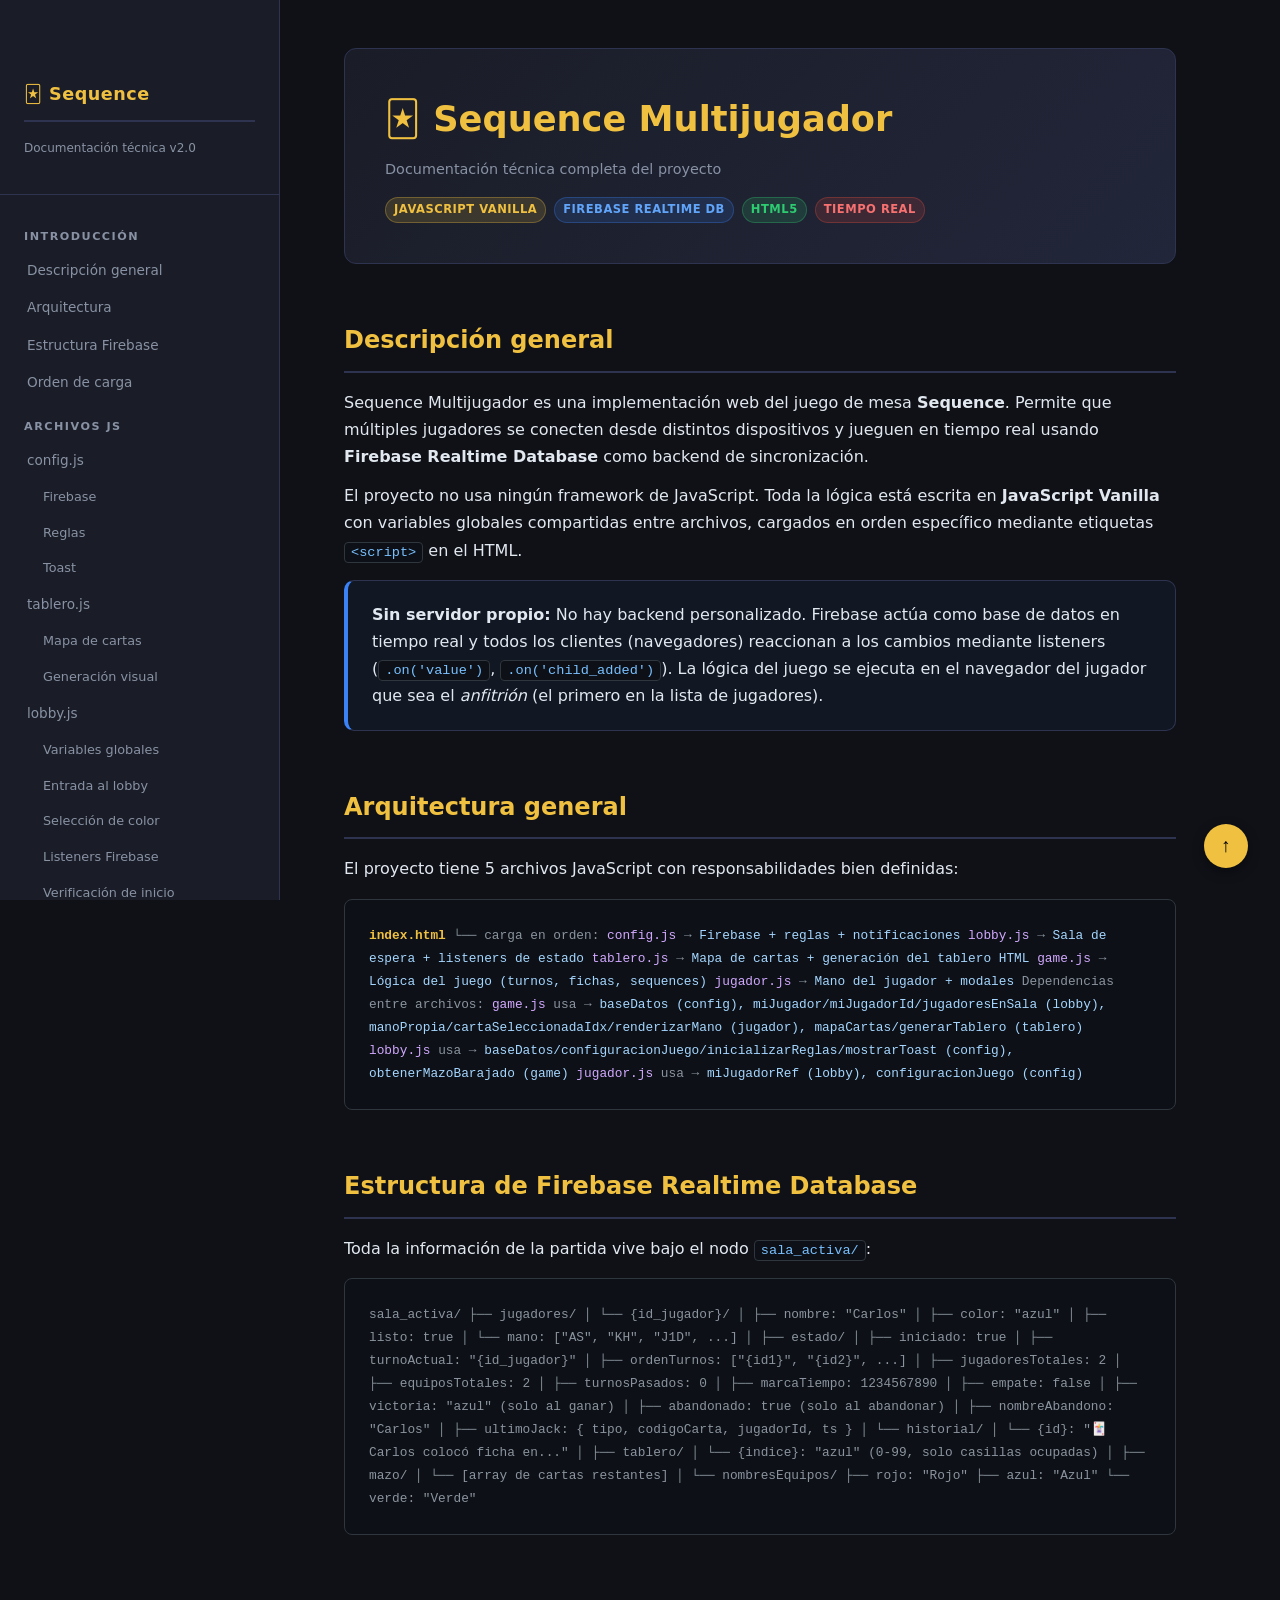
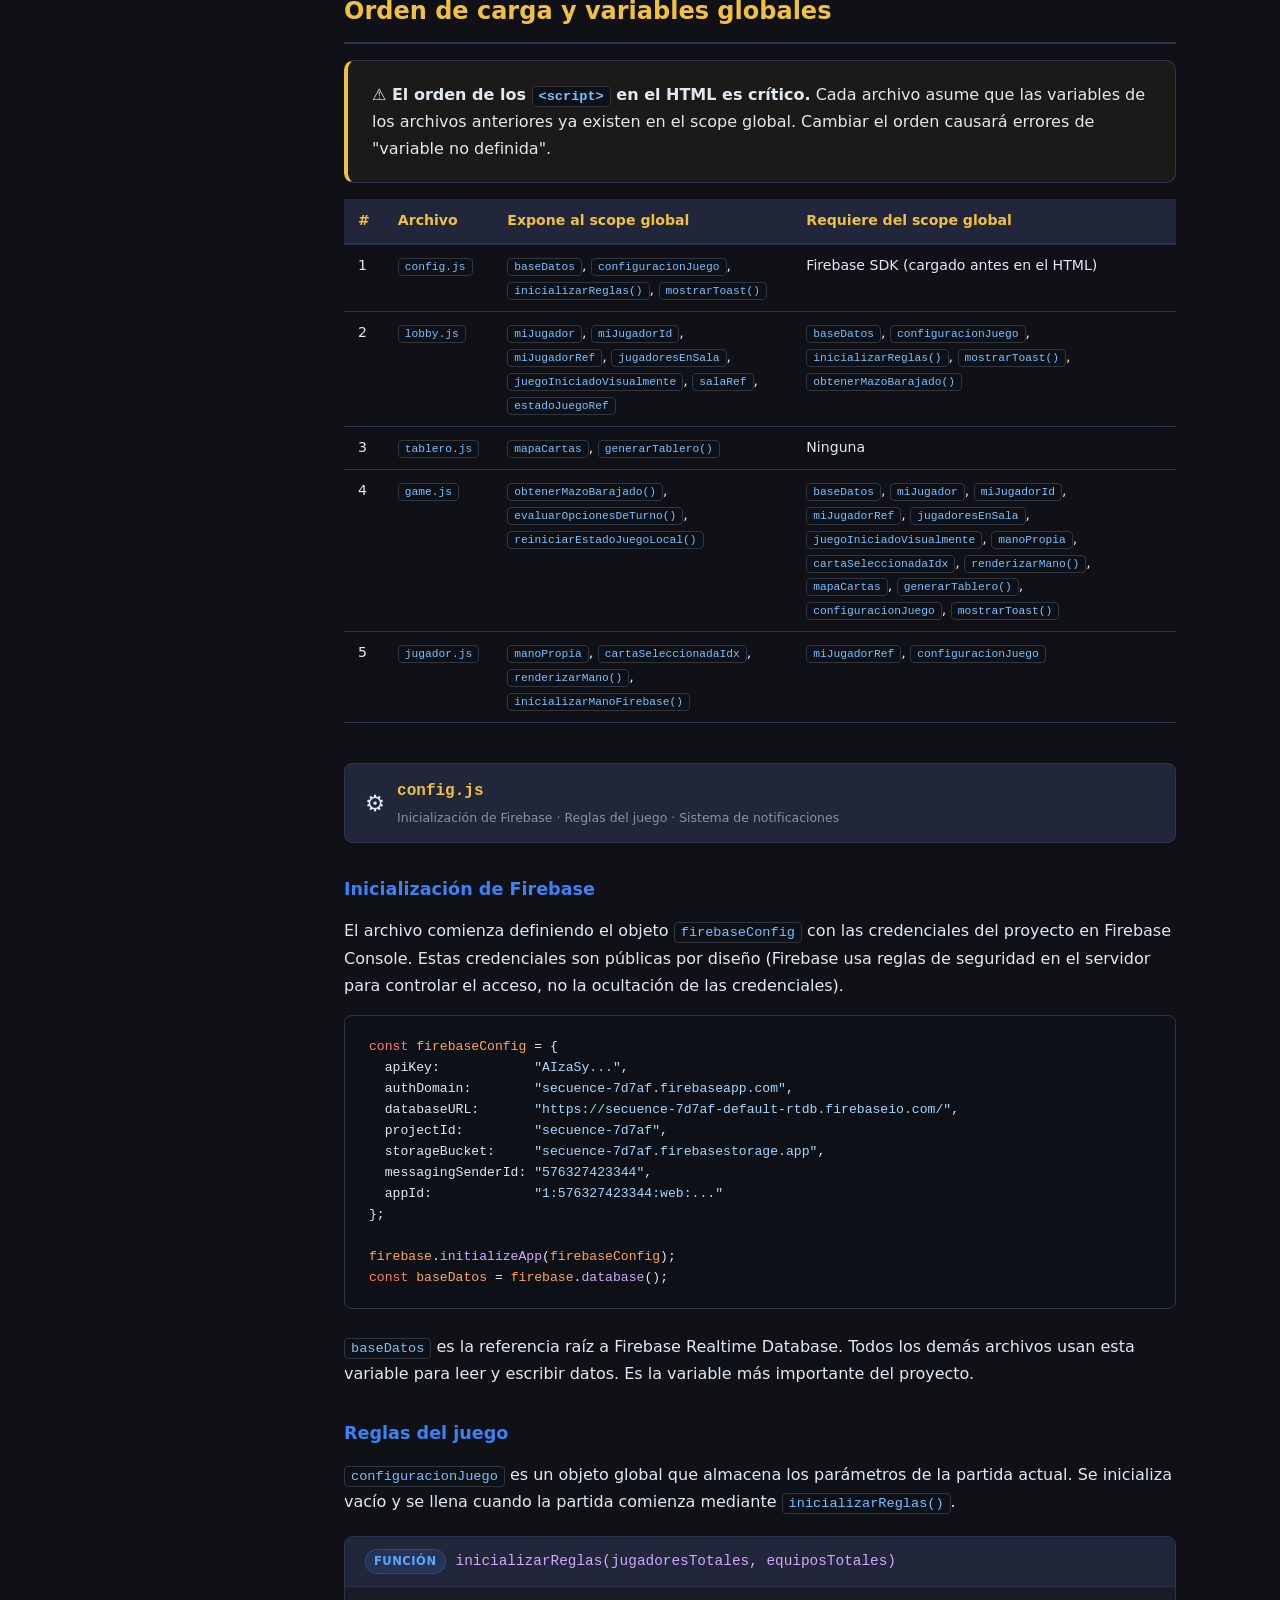
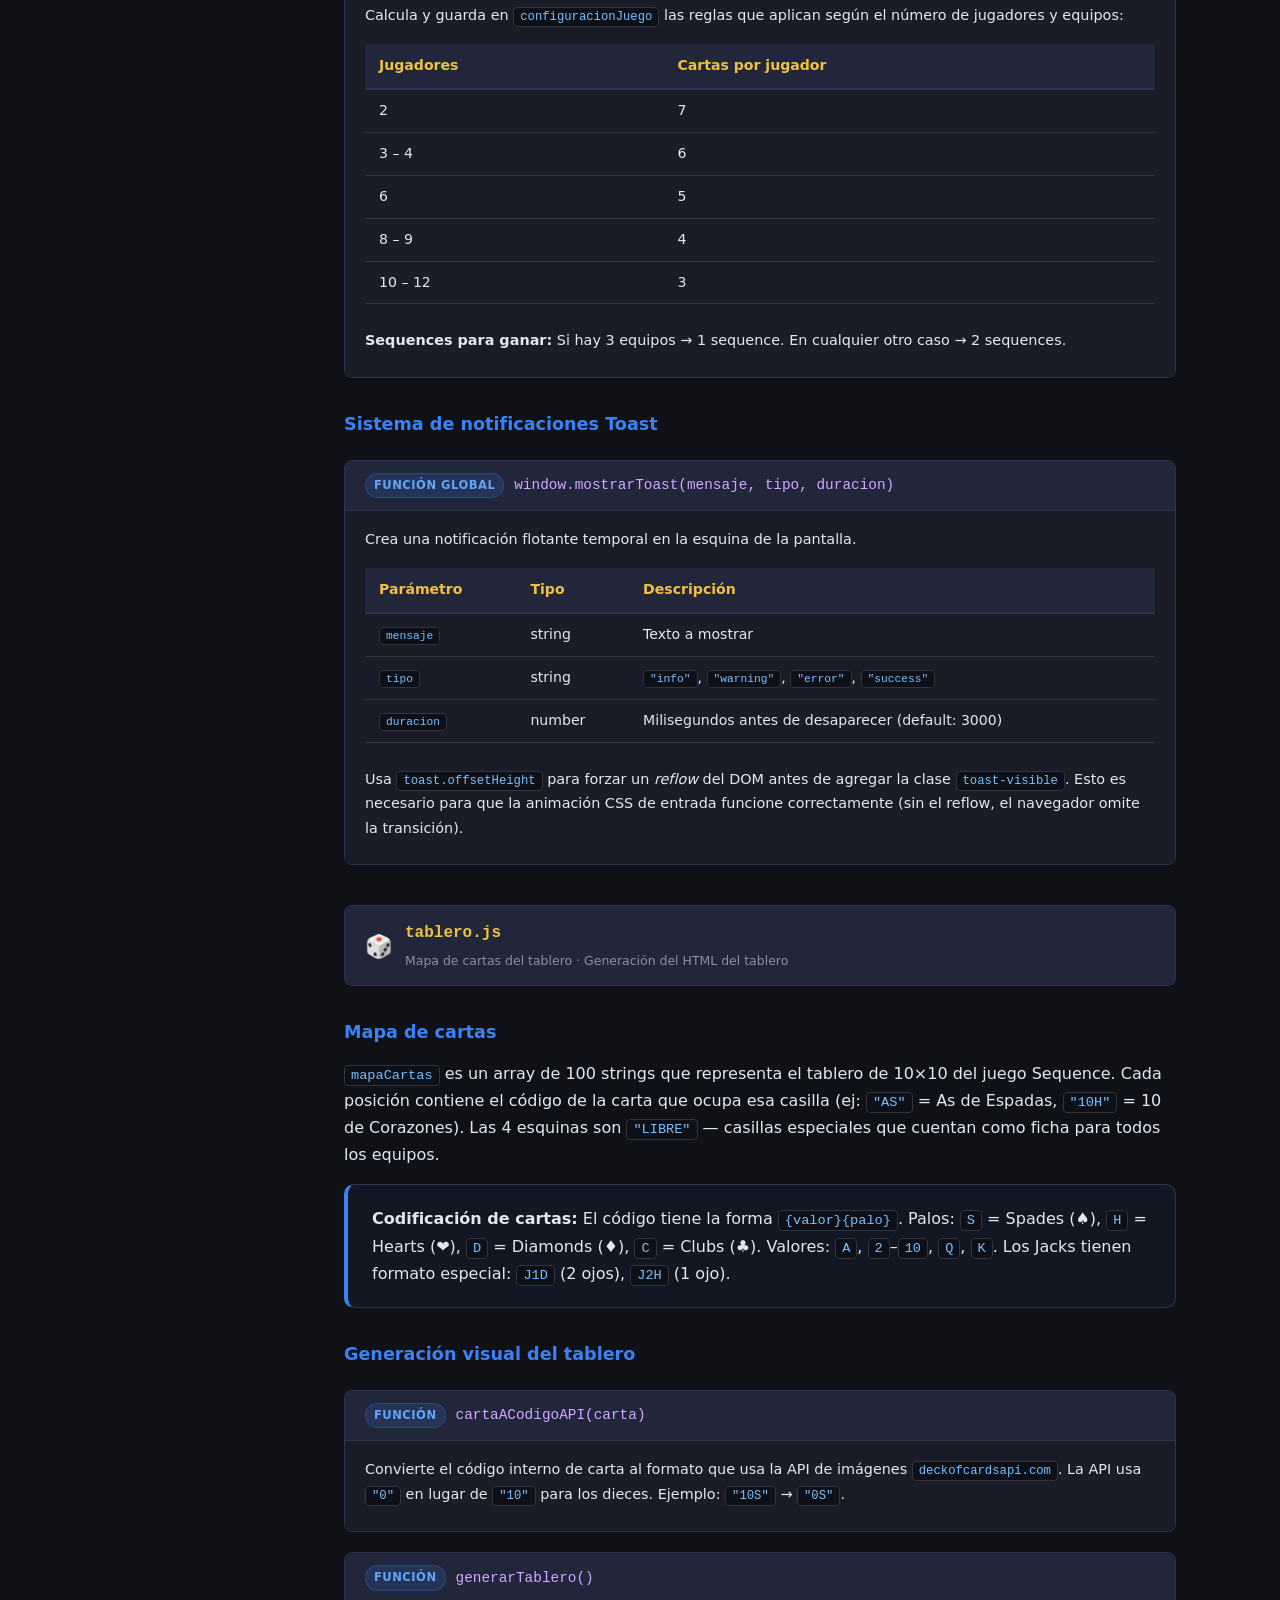
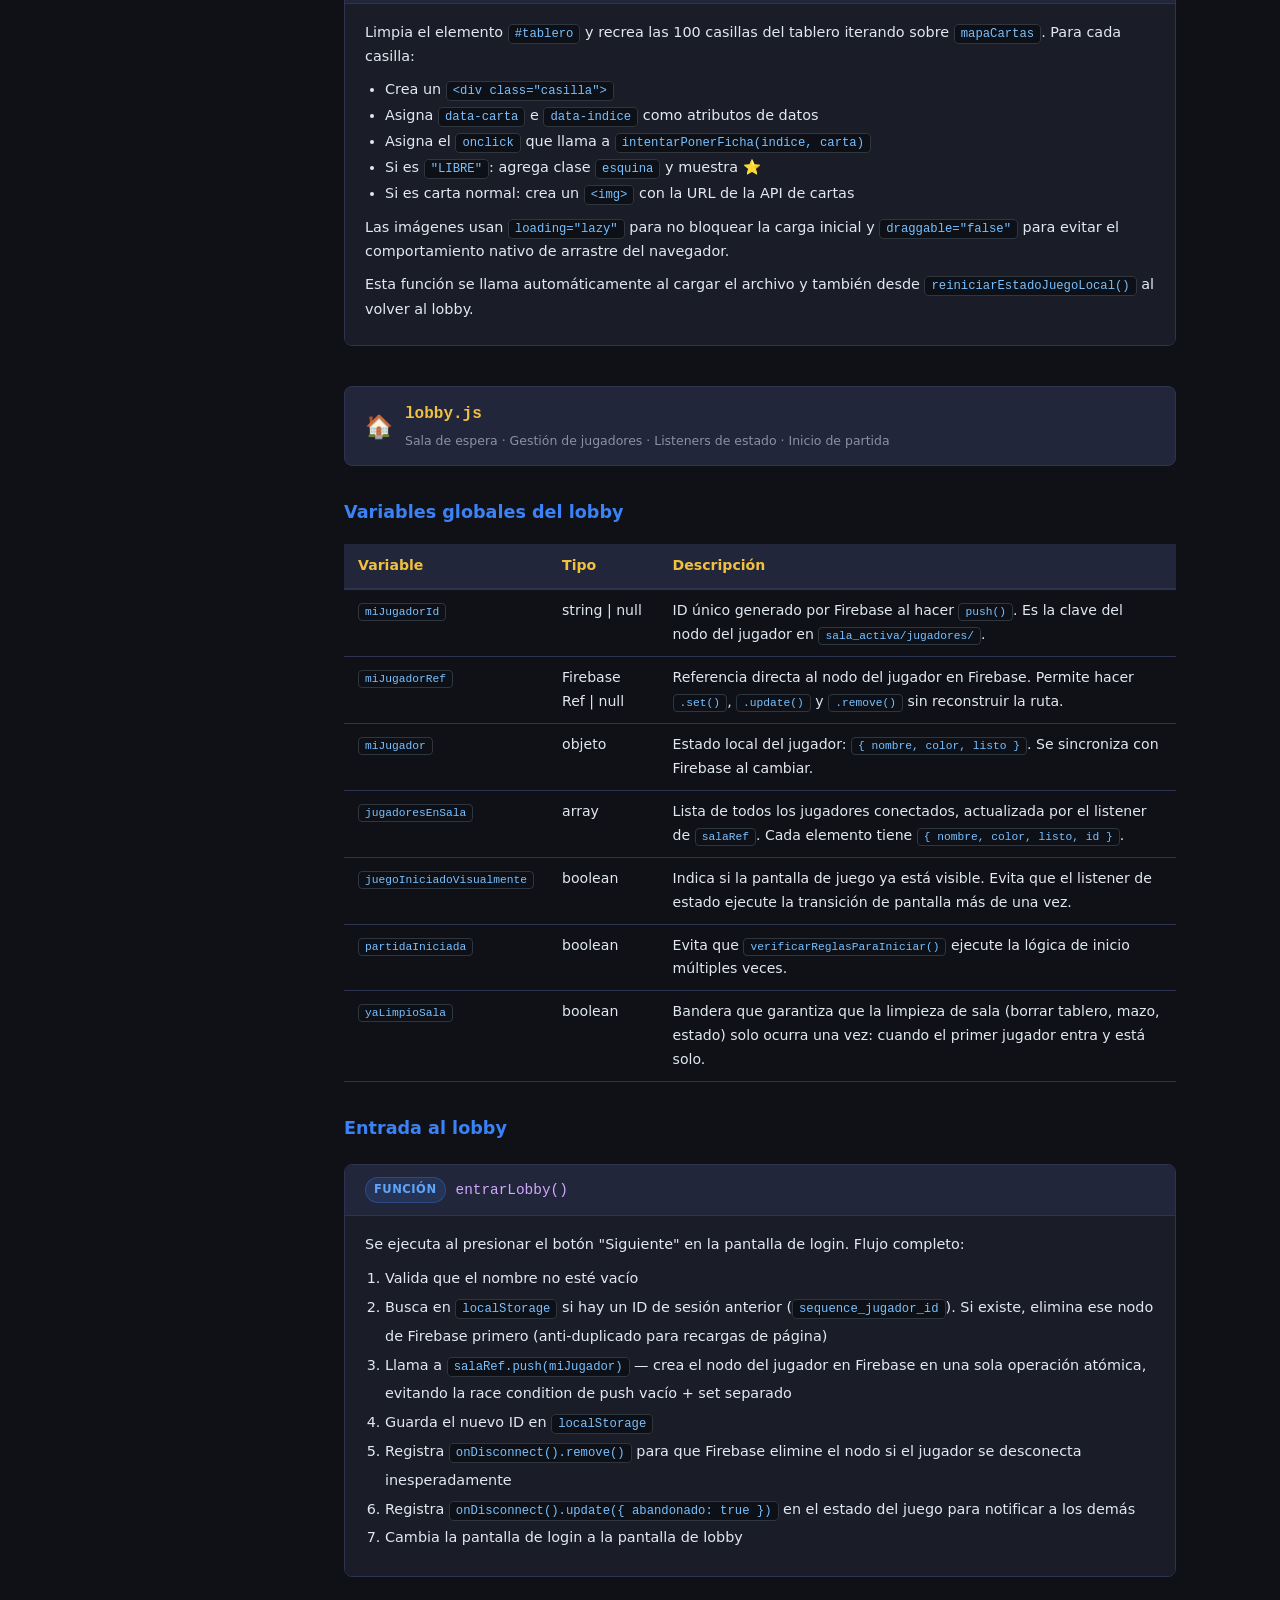
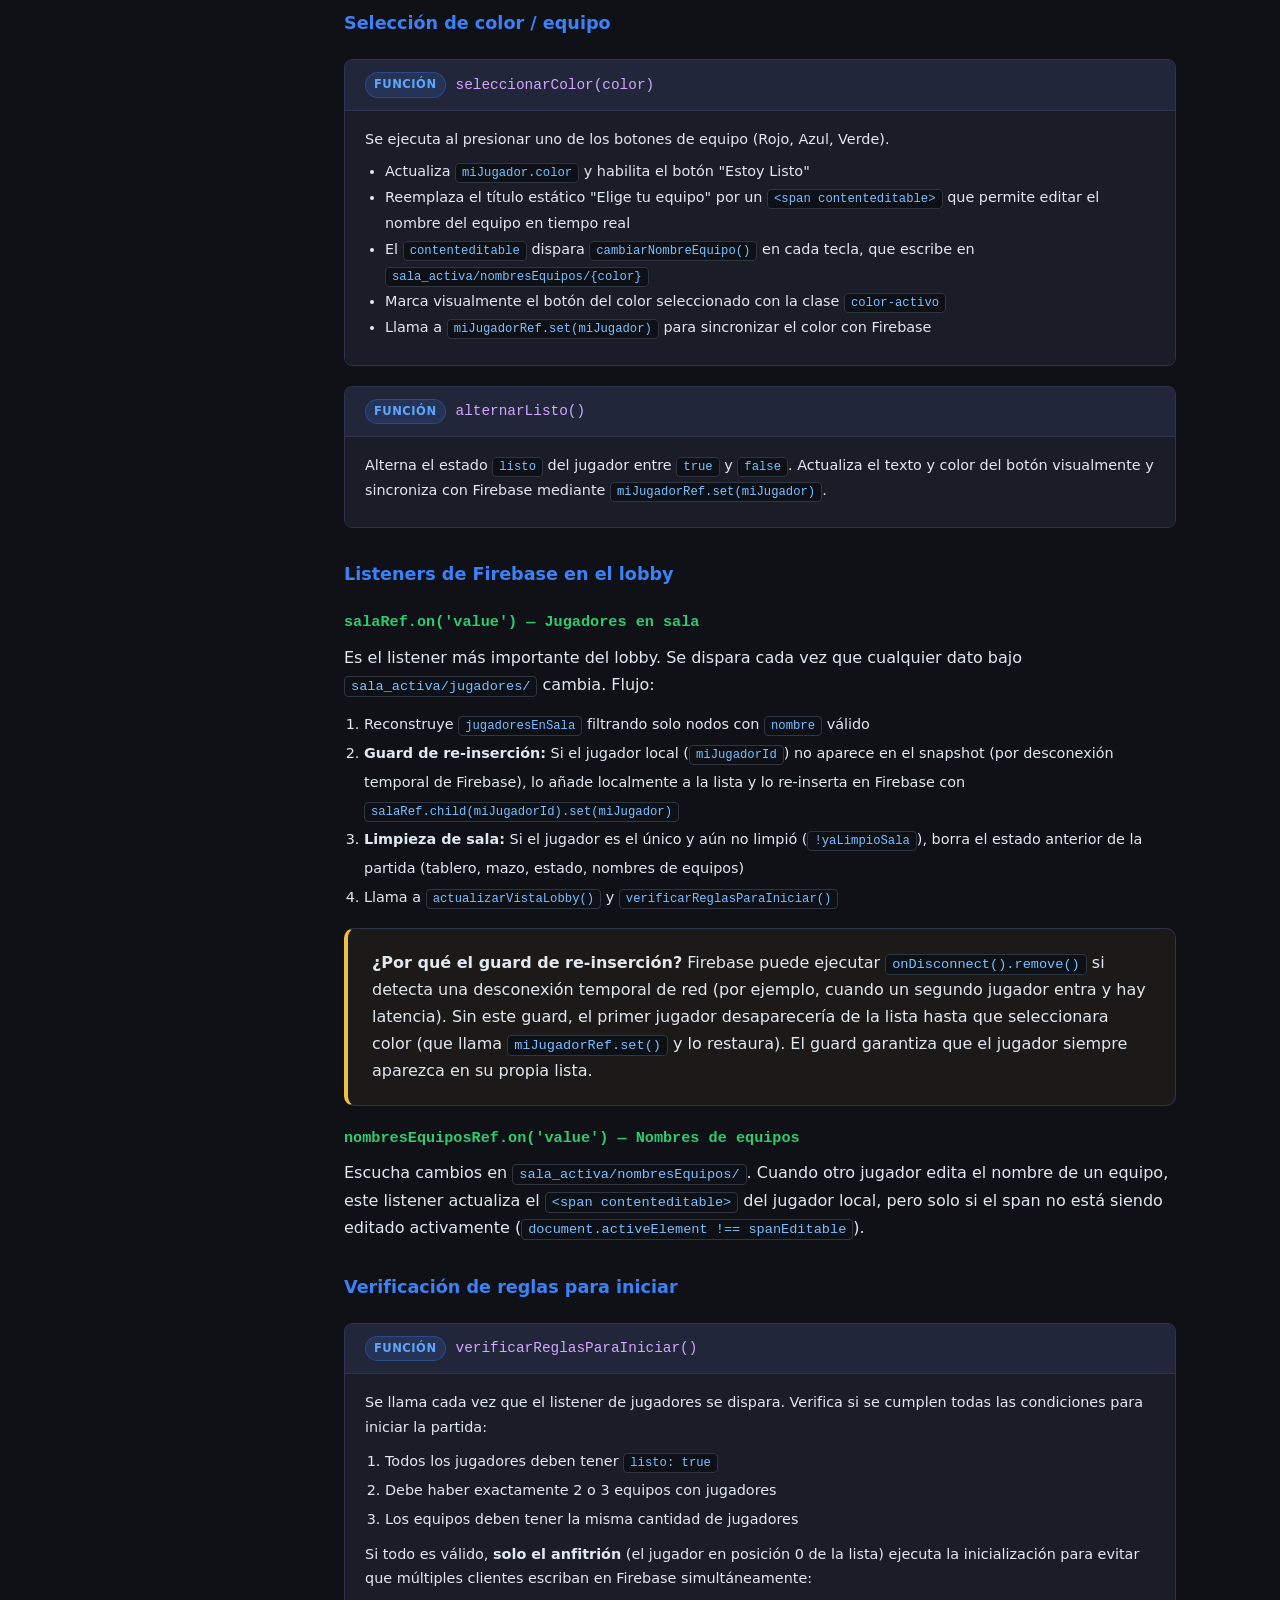
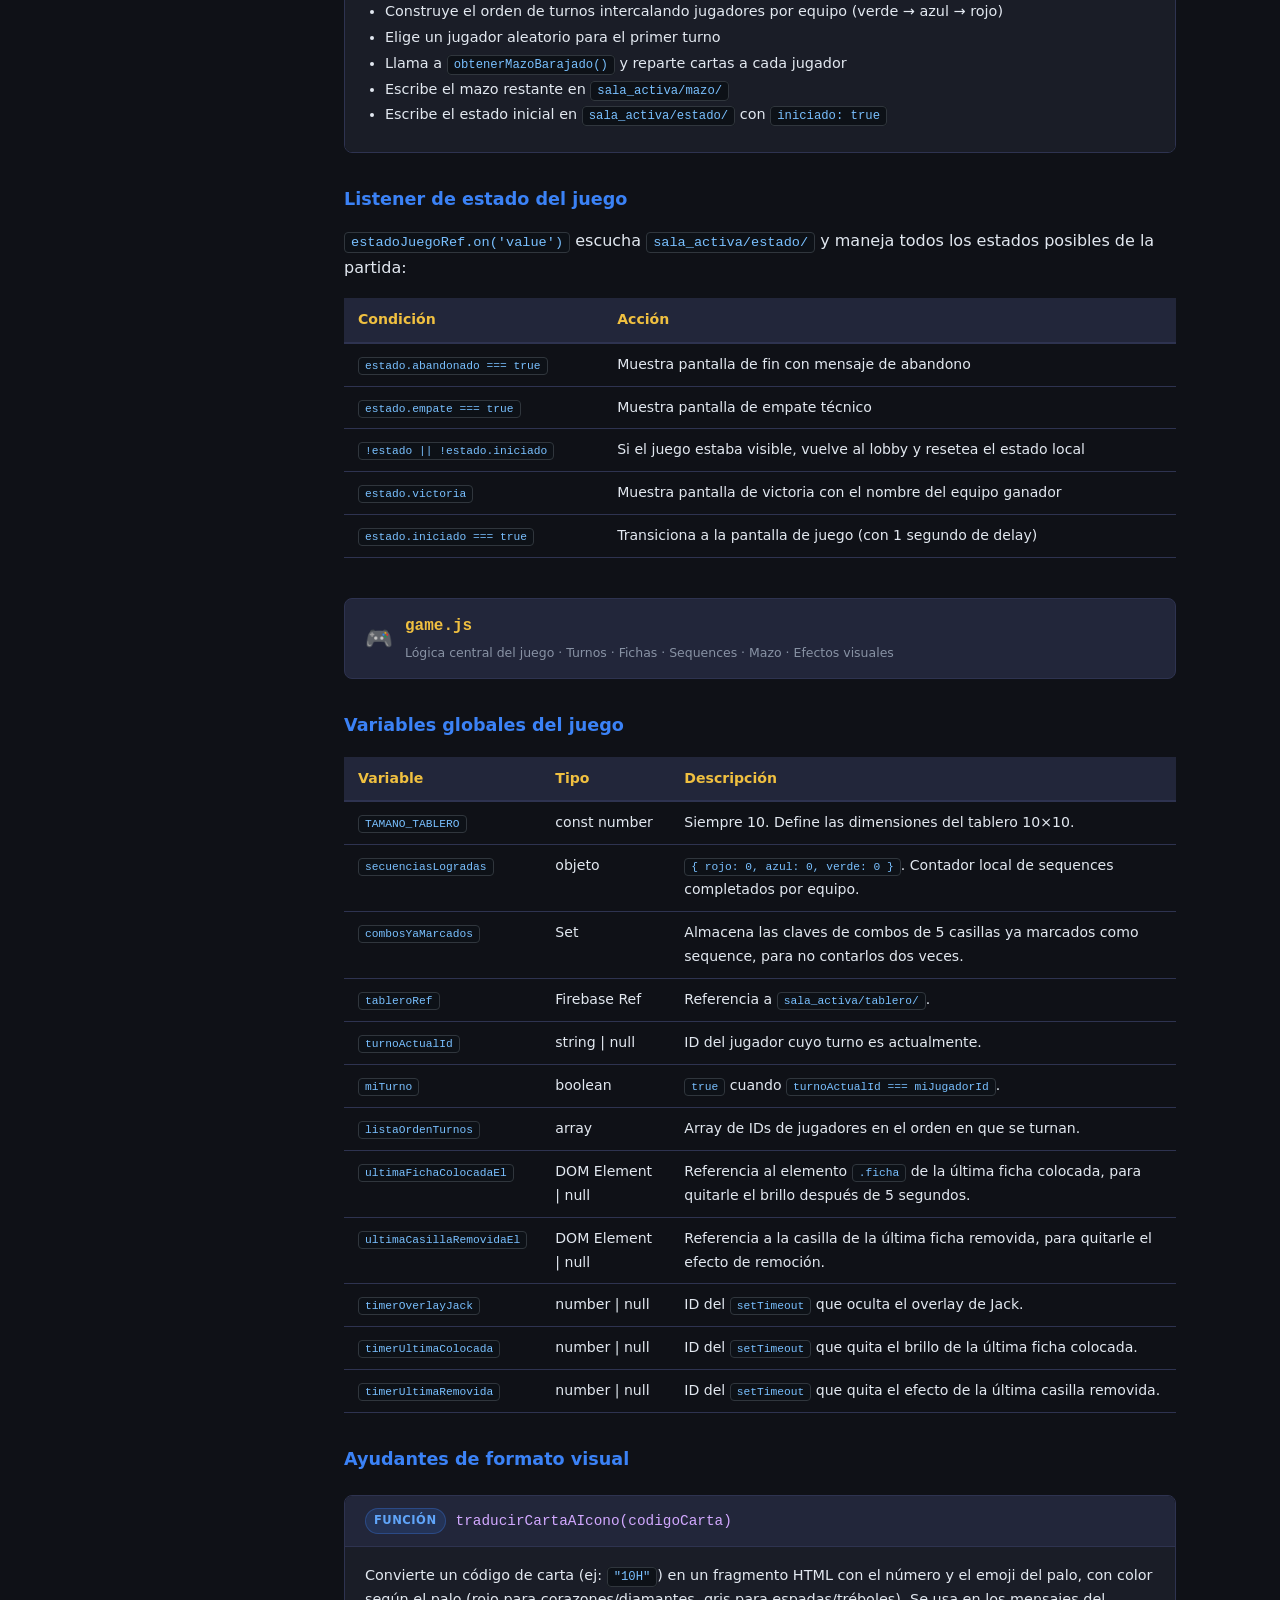
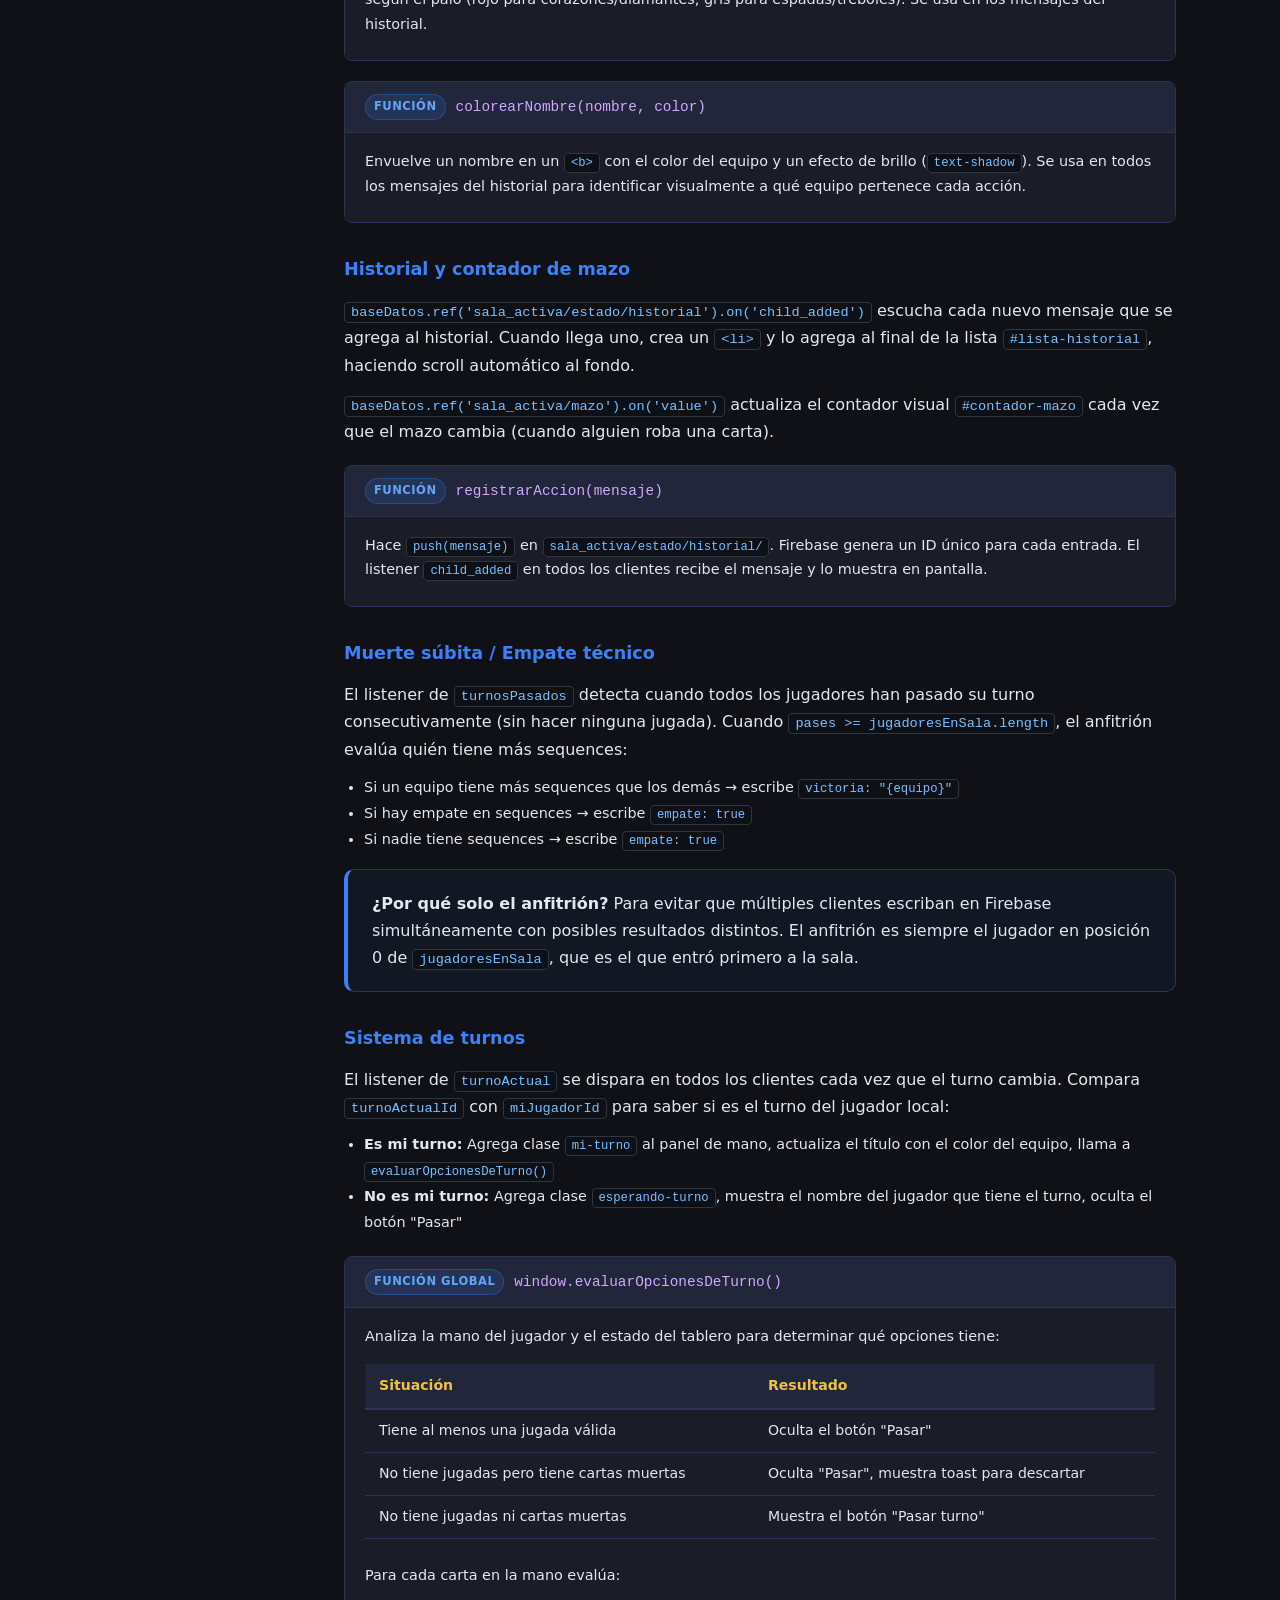
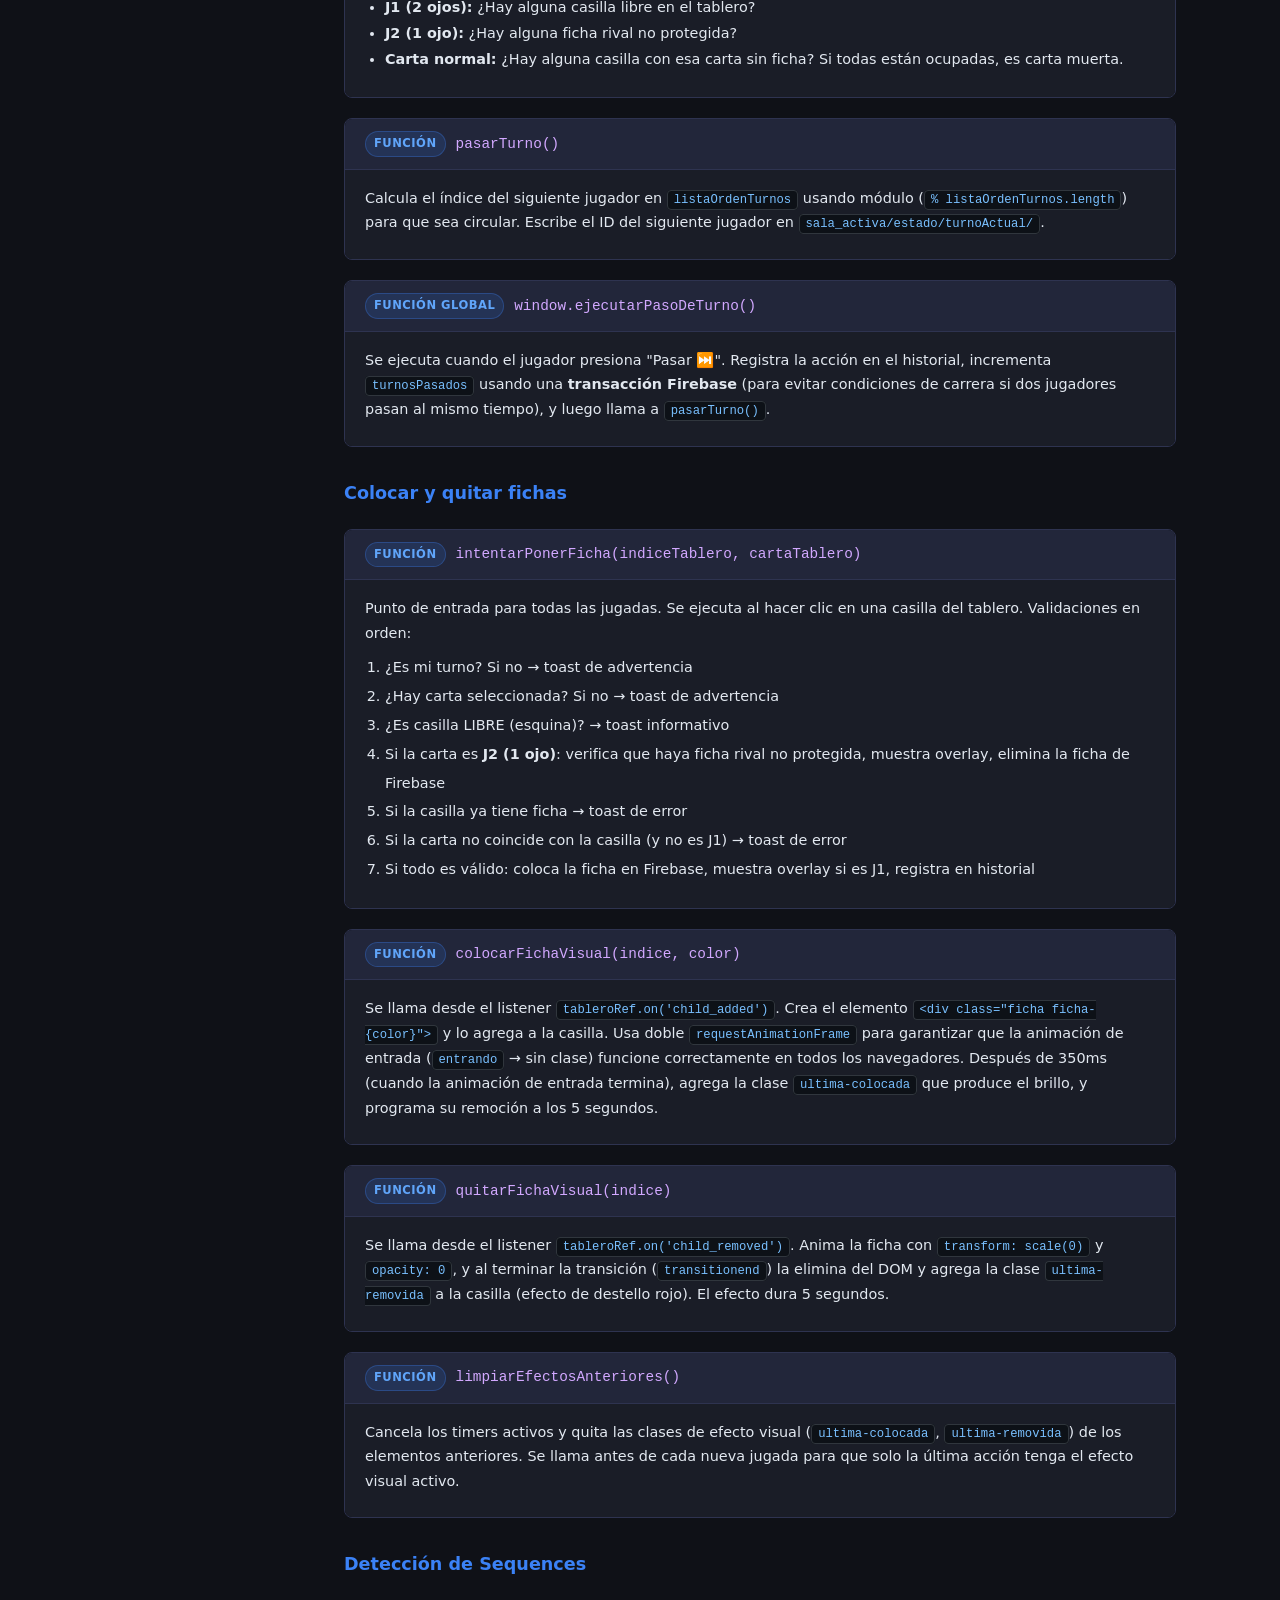
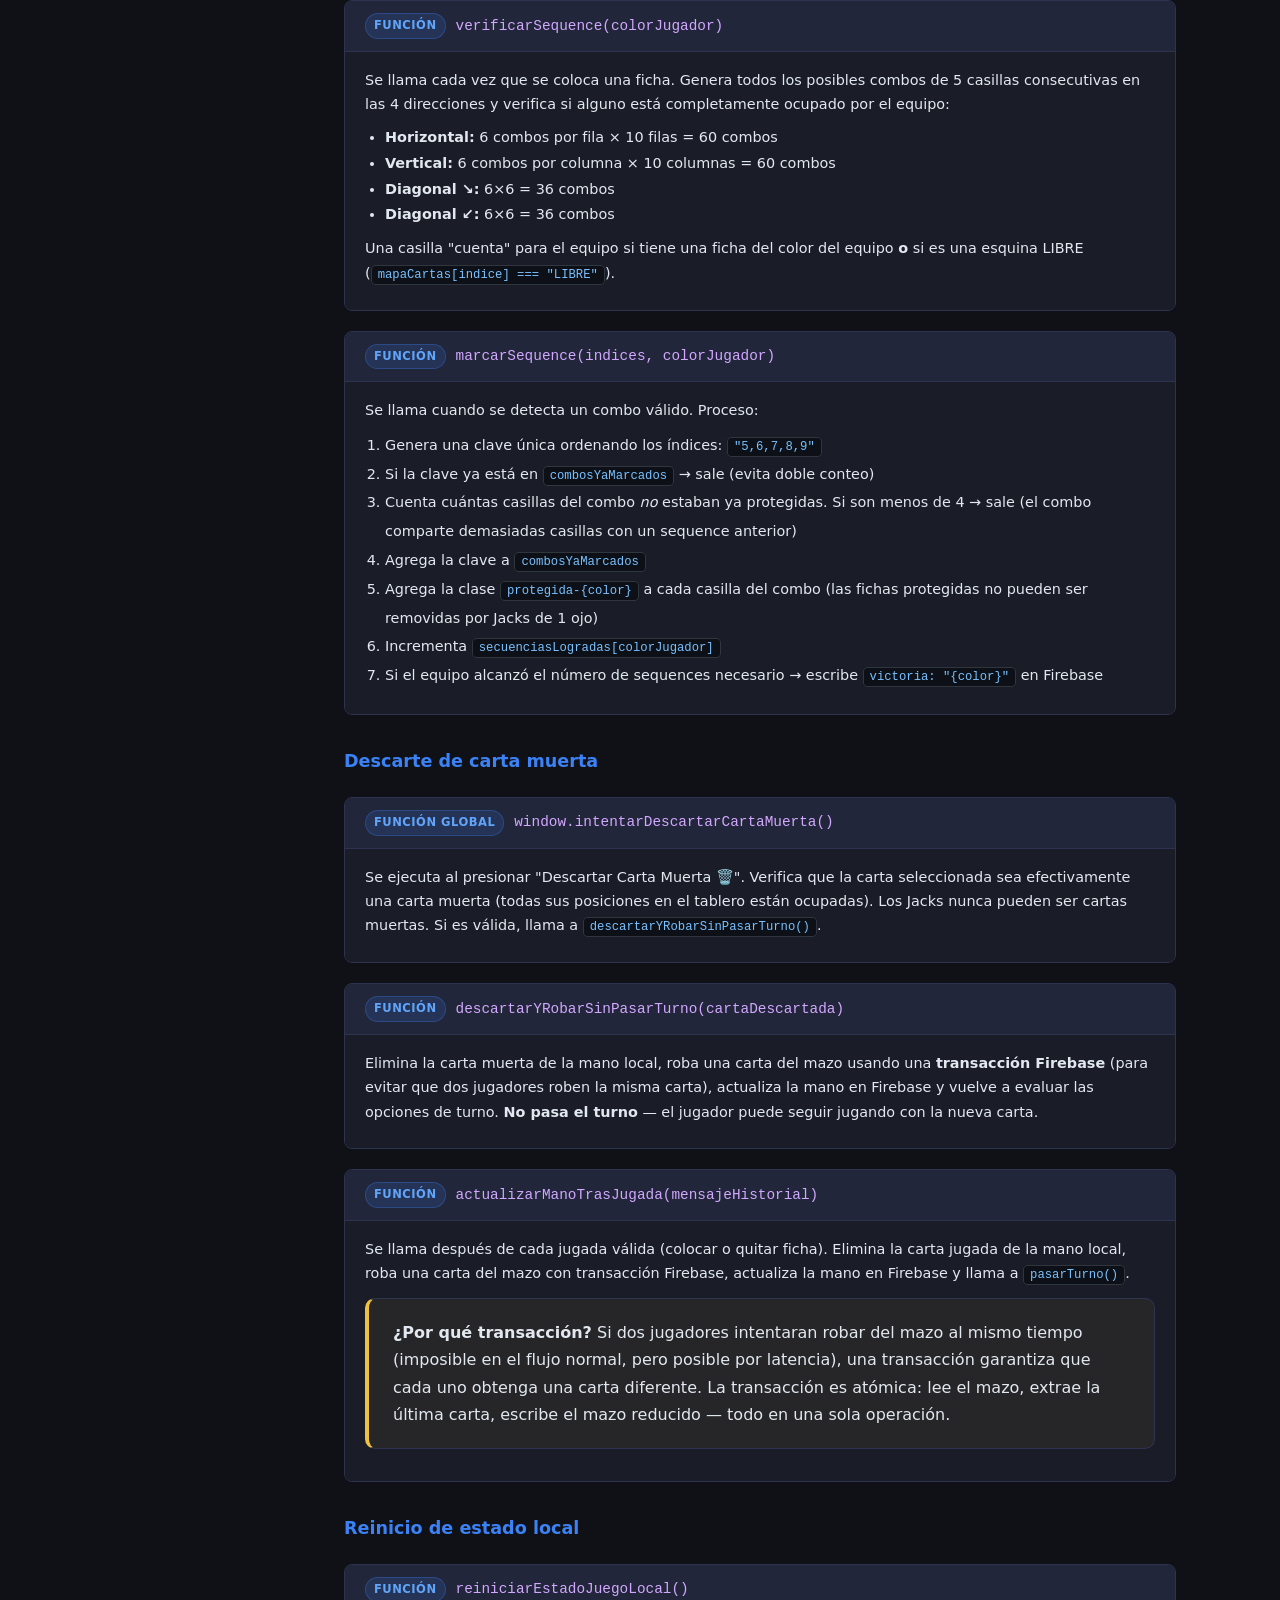
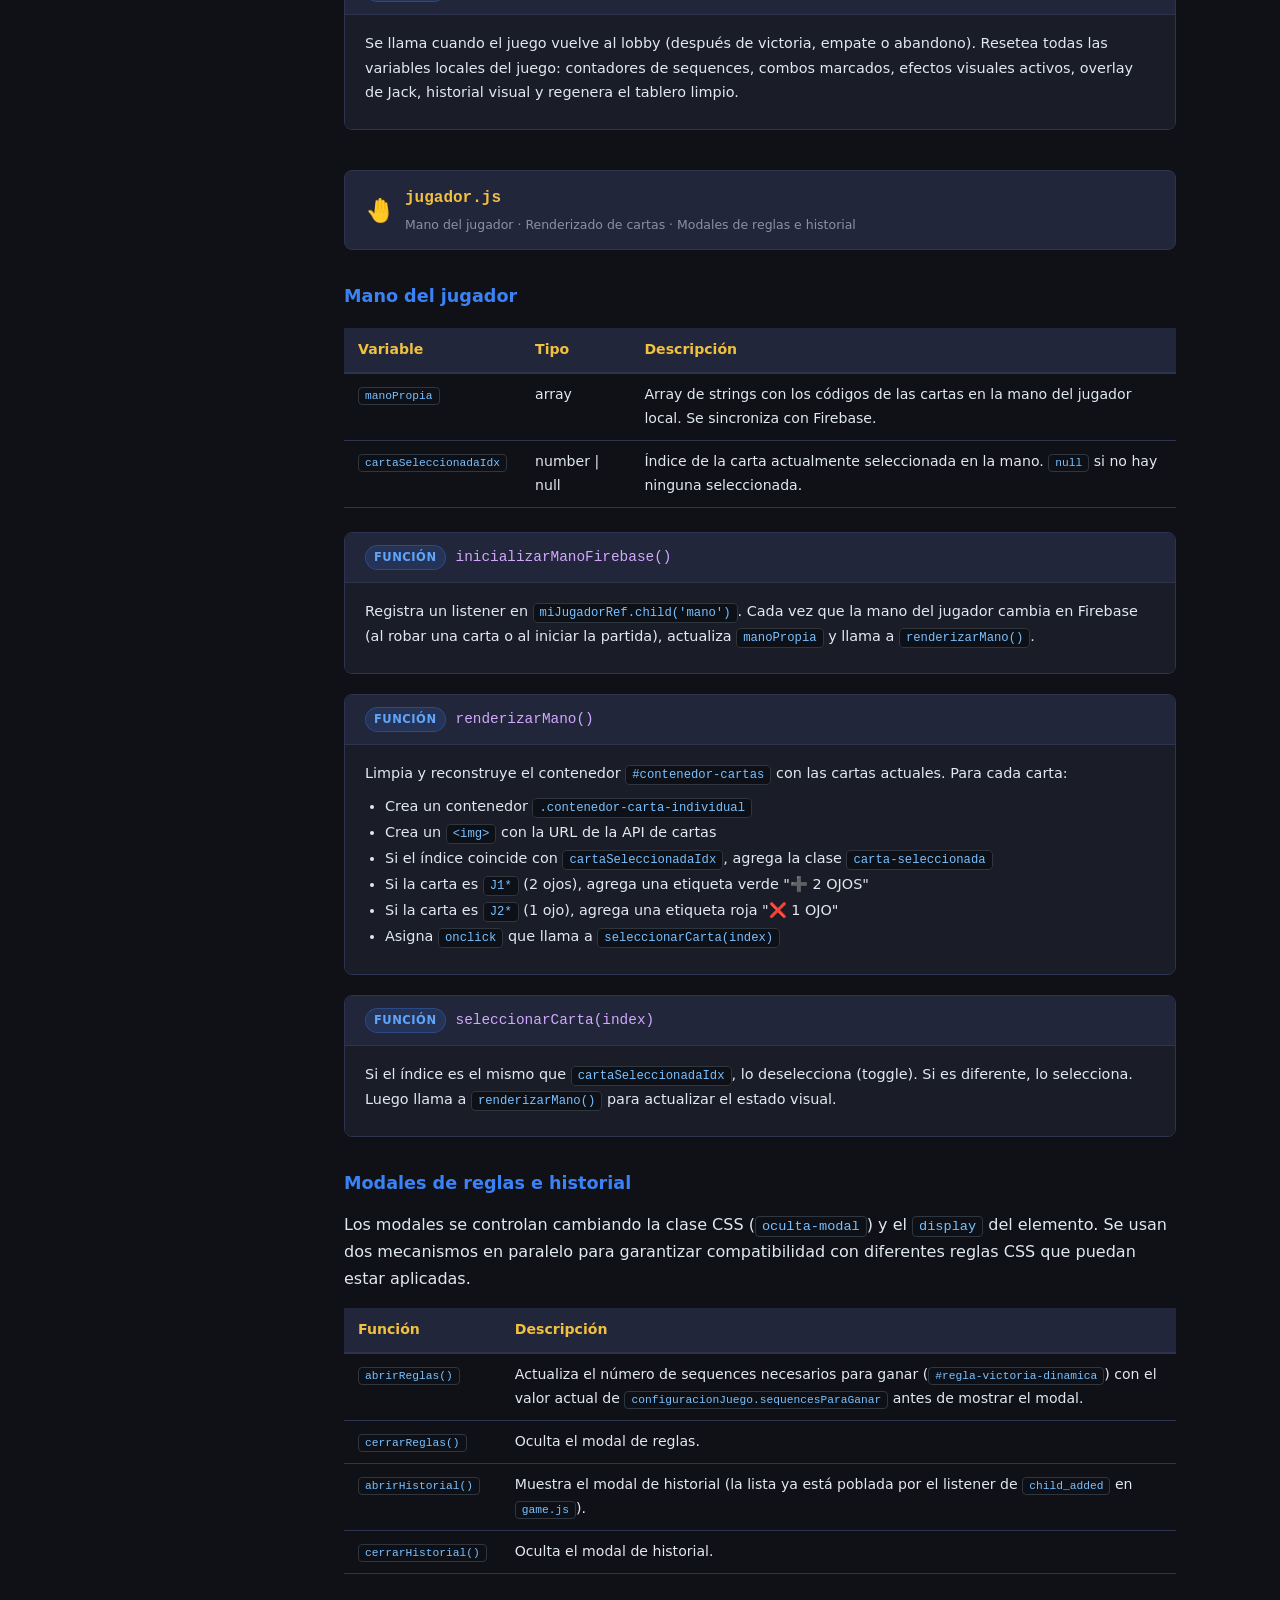
<file: documentacion.html>
<!DOCTYPE html>
<html lang="es">
<head>
    <meta charset="UTF-8">
    <meta name="viewport" content="width=device-width, initial-scale=1.0">
    <title>Documentación — Sequence Multijugador</title>
    <style>
        :root {
            --bg:        #0f1117;
            --surface:   #1a1d27;
            --surface2:  #22263a;
            --border:    #2e3350;
            --accent:    #f0c040;
            --accent2:   #3b82f6;
            --green:     #2ecc71;
            --red:       #e74c3c;
            --text:      #e2e8f0;
            --muted:     #8892a4;
            --code-bg:   #0d1117;
            --code-border:#30363d;
        }

        * { box-sizing: border-box; margin: 0; padding: 0; }

        body {
            font-family: 'Segoe UI', system-ui, sans-serif;
            background: var(--bg);
            color: var(--text);
            line-height: 1.7;
        }

        /* ── LAYOUT ── */
        .layout { display: flex; min-height: 100vh; }

        /* ── SIDEBAR ── */
        nav {
            width: 280px;
            min-width: 280px;
            background: var(--surface);
            border-right: 1px solid var(--border);
            padding: 24px 0;
            position: sticky;
            top: 0;
            height: 100vh;
            overflow-y: auto;
        }

        nav .logo {
            padding: 0 24px 24px;
            border-bottom: 1px solid var(--border);
            margin-bottom: 16px;
        }

        nav .logo h2 {
            font-size: 1.1rem;
            color: var(--accent);
            letter-spacing: 0.5px;
        }

        nav .logo p {
            font-size: 0.75rem;
            color: var(--muted);
            margin-top: 4px;
        }

        nav ul { list-style: none; }

        nav ul li a {
            display: block;
            padding: 7px 24px;
            color: var(--muted);
            text-decoration: none;
            font-size: 0.85rem;
            transition: color 0.15s, background 0.15s;
            border-left: 3px solid transparent;
        }

        nav ul li a:hover {
            color: var(--text);
            background: var(--surface2);
            border-left-color: var(--accent);
        }

        nav ul li.section-title {
            padding: 16px 24px 6px;
            font-size: 0.7rem;
            font-weight: 700;
            letter-spacing: 1.5px;
            text-transform: uppercase;
            color: var(--muted);
        }

        nav ul li a.sub { padding-left: 40px; font-size: 0.8rem; }

        /* ── MAIN ── */
        main {
            flex: 1;
            padding: 48px 64px;
            max-width: 960px;
        }

        /* ── HEADINGS ── */
        h1 {
            font-size: 2.2rem;
            color: var(--accent);
            margin-bottom: 8px;
        }

        h2 {
            font-size: 1.5rem;
            color: var(--accent);
            margin: 56px 0 16px;
            padding-bottom: 10px;
            border-bottom: 2px solid var(--border);
        }

        h3 {
            font-size: 1.1rem;
            color: var(--accent2);
            margin: 32px 0 12px;
        }

        h4 {
            font-size: 0.95rem;
            color: var(--green);
            margin: 20px 0 8px;
            font-family: 'Cascadia Code', 'Fira Code', monospace;
        }

        /* ── TEXT ── */
        p { margin-bottom: 12px; color: var(--text); }

        .lead {
            font-size: 1.05rem;
            color: var(--muted);
            margin-bottom: 32px;
            line-height: 1.8;
        }

        /* ── CODE ── */
        code {
            font-family: 'Cascadia Code', 'Fira Code', 'Consolas', monospace;
            font-size: 0.85em;
            background: var(--code-bg);
            border: 1px solid var(--code-border);
            border-radius: 4px;
            padding: 2px 6px;
            color: #79c0ff;
        }

        pre {
            background: var(--code-bg);
            border: 1px solid var(--code-border);
            border-radius: 8px;
            padding: 20px 24px;
            overflow-x: auto;
            margin: 16px 0 24px;
            font-family: 'Cascadia Code', 'Fira Code', 'Consolas', monospace;
            font-size: 0.82rem;
            line-height: 1.6;
        }

        pre .kw  { color: #ff7b72; }   /* keywords */
        pre .fn  { color: #d2a8ff; }   /* functions */
        pre .str { color: #a5d6ff; }   /* strings */
        pre .num { color: #79c0ff; }   /* numbers */
        pre .cmt { color: #8b949e; font-style: italic; } /* comments */
        pre .var { color: #ffa657; }   /* variables */
        pre .op  { color: #e2e8f0; }   /* operators */

        /* ── CARDS ── */
        .card {
            background: var(--surface);
            border: 1px solid var(--border);
            border-radius: 10px;
            padding: 20px 24px;
            margin: 16px 0;
        }

        .card.warning {
            border-left: 4px solid var(--accent);
            background: rgba(240,192,64,0.05);
        }

        .card.info {
            border-left: 4px solid var(--accent2);
            background: rgba(59,130,246,0.05);
        }

        .card.success {
            border-left: 4px solid var(--green);
            background: rgba(46,204,113,0.05);
        }

        .card.danger {
            border-left: 4px solid var(--red);
            background: rgba(231,76,60,0.05);
        }

        /* ── TABLES ── */
        table {
            width: 100%;
            border-collapse: collapse;
            margin: 16px 0 24px;
            font-size: 0.88rem;
        }

        th {
            background: var(--surface2);
            color: var(--accent);
            padding: 10px 14px;
            text-align: left;
            font-weight: 600;
            border-bottom: 2px solid var(--border);
        }

        td {
            padding: 9px 14px;
            border-bottom: 1px solid var(--border);
            vertical-align: top;
        }

        tr:hover td { background: var(--surface2); }

        td code { font-size: 0.8em; }

        /* ── BADGES ── */
        .badge {
            display: inline-block;
            padding: 2px 8px;
            border-radius: 20px;
            font-size: 0.72rem;
            font-weight: 700;
            letter-spacing: 0.5px;
            text-transform: uppercase;
        }

        .badge-yellow { background: rgba(240,192,64,0.15); color: var(--accent); border: 1px solid rgba(240,192,64,0.3); }
        .badge-blue   { background: rgba(59,130,246,0.15); color: #60a5fa;       border: 1px solid rgba(59,130,246,0.3); }
        .badge-green  { background: rgba(46,204,113,0.15); color: var(--green);  border: 1px solid rgba(46,204,113,0.3); }
        .badge-red    { background: rgba(231,76,60,0.15);  color: #f87171;       border: 1px solid rgba(231,76,60,0.3); }

        /* ── DIAGRAM ── */
        .diagram {
            background: var(--code-bg);
            border: 1px solid var(--code-border);
            border-radius: 8px;
            padding: 24px;
            font-family: 'Cascadia Code', monospace;
            font-size: 0.8rem;
            line-height: 1.8;
            color: #8b949e;
            margin: 16px 0 24px;
            overflow-x: auto;
        }

        .diagram .node  { color: #d2a8ff; }
        .diagram .arrow { color: #8b949e; }
        .diagram .label { color: #a5d6ff; }
        .diagram .file  { color: var(--accent); font-weight: bold; }

        /* ── DIVIDER ── */
        hr {
            border: none;
            border-top: 1px solid var(--border);
            margin: 40px 0;
        }

        /* ── HEADER HERO ── */
        .hero {
            background: linear-gradient(135deg, var(--surface) 0%, var(--surface2) 100%);
            border: 1px solid var(--border);
            border-radius: 12px;
            padding: 40px;
            margin-bottom: 48px;
        }

        .hero .subtitle {
            color: var(--muted);
            font-size: 0.9rem;
            margin-top: 8px;
        }

        .hero .tags { margin-top: 16px; display: flex; gap: 8px; flex-wrap: wrap; }

        /* ── FILE HEADER ── */
        .file-header {
            display: flex;
            align-items: center;
            gap: 12px;
            background: var(--surface2);
            border: 1px solid var(--border);
            border-radius: 8px;
            padding: 14px 20px;
            margin: 40px 0 20px;
        }

        .file-header .icon { font-size: 1.4rem; }

        .file-header .info h3 {
            margin: 0;
            font-size: 1rem;
            color: var(--accent);
            font-family: 'Cascadia Code', monospace;
        }

        .file-header .info p {
            margin: 2px 0 0;
            font-size: 0.78rem;
            color: var(--muted);
        }

        /* ── FUNCTION BLOCK ── */
        .fn-block {
            border: 1px solid var(--border);
            border-radius: 8px;
            margin: 20px 0;
            overflow: hidden;
        }

        .fn-block .fn-header {
            background: var(--surface2);
            padding: 12px 20px;
            display: flex;
            align-items: center;
            gap: 10px;
            border-bottom: 1px solid var(--border);
        }

        .fn-block .fn-header code {
            font-size: 0.9rem;
            background: none;
            border: none;
            color: #d2a8ff;
            padding: 0;
        }

        .fn-block .fn-body {
            padding: 16px 20px;
            background: var(--surface);
        }

        .fn-block .fn-body p { margin-bottom: 8px; font-size: 0.9rem; }

        /* ── SCROLL TOP ── */
        .scroll-top {
            position: fixed;
            bottom: 32px;
            right: 32px;
            background: var(--accent);
            color: #000;
            border: none;
            border-radius: 50%;
            width: 44px;
            height: 44px;
            font-size: 1.2rem;
            cursor: pointer;
            display: flex;
            align-items: center;
            justify-content: center;
            box-shadow: 0 4px 12px rgba(0,0,0,0.4);
            transition: transform 0.2s;
        }

        .scroll-top:hover { transform: scale(1.1); }

        /* ── RESPONSIVE ── */
        @media (max-width: 900px) {
            nav { display: none; }
            main { padding: 32px 24px; }
        }
    </style>
</head>
<body>

<div class="layout">

<!-- ══════════════════════════════════════════
     SIDEBAR
══════════════════════════════════════════ -->
<nav>
    <div class="logo">
        <h2>🃏 Sequence</h2>
        <p>Documentación técnica v2.0</p>
    </div>
    <ul>
        <li class="section-title">Introducción</li>
        <li><a href="#intro">Descripción general</a></li>
        <li><a href="#arquitectura">Arquitectura</a></li>
        <li><a href="#firebase">Estructura Firebase</a></li>
        <li><a href="#carga">Orden de carga</a></li>

        <li class="section-title">Archivos JS</li>
        <li><a href="#config">config.js</a></li>
        <li><a href="#config-firebase" class="sub">Firebase</a></li>
        <li><a href="#config-reglas" class="sub">Reglas</a></li>
        <li><a href="#config-toast" class="sub">Toast</a></li>

        <li><a href="#tablero">tablero.js</a></li>
        <li><a href="#tablero-mapa" class="sub">Mapa de cartas</a></li>
        <li><a href="#tablero-gen" class="sub">Generación visual</a></li>

        <li><a href="#lobby">lobby.js</a></li>
        <li><a href="#lobby-vars" class="sub">Variables globales</a></li>
        <li><a href="#lobby-entrada" class="sub">Entrada al lobby</a></li>
        <li><a href="#lobby-color" class="sub">Selección de color</a></li>
        <li><a href="#lobby-listeners" class="sub">Listeners Firebase</a></li>
        <li><a href="#lobby-verificar" class="sub">Verificación de inicio</a></li>
        <li><a href="#lobby-estado" class="sub">Estado del juego</a></li>

        <li><a href="#game">game.js</a></li>
        <li><a href="#game-vars" class="sub">Variables globales</a></li>
        <li><a href="#game-formato" class="sub">Formato visual</a></li>
        <li><a href="#game-historial" class="sub">Historial y mazo</a></li>
        <li><a href="#game-muerte" class="sub">Muerte súbita</a></li>
        <li><a href="#game-turnos" class="sub">Turnos</a></li>
        <li><a href="#game-fichas" class="sub">Fichas</a></li>
        <li><a href="#game-sequences" class="sub">Sequences</a></li>
        <li><a href="#game-descarte" class="sub">Descarte</a></li>
        <li><a href="#game-reinicio" class="sub">Reinicio</a></li>

        <li><a href="#jugador">jugador.js</a></li>
        <li><a href="#jugador-mano" class="sub">Mano del jugador</a></li>
        <li><a href="#jugador-modales" class="sub">Modales</a></li>

        <li class="section-title">CSS</li>
        <li><a href="#css">Archivos de estilos</a></li>
    </ul>
</nav>

<!-- ══════════════════════════════════════════
     MAIN CONTENT
══════════════════════════════════════════ -->
<main>

    <!-- HERO -->
    <div class="hero">
        <h1>🃏 Sequence Multijugador</h1>
        <p class="subtitle">Documentación técnica completa del proyecto</p>
        <div class="tags">
            <span class="badge badge-yellow">JavaScript Vanilla</span>
            <span class="badge badge-blue">Firebase Realtime DB</span>
            <span class="badge badge-green">HTML5</span>
            <span class="badge badge-red">Tiempo Real</span>
        </div>
    </div>

    <!-- ══════════════════════════════════════
         INTRODUCCIÓN
    ══════════════════════════════════════ -->
    <h2 id="intro">Descripción general</h2>

    <p>
        Sequence Multijugador es una implementación web del juego de mesa <strong>Sequence</strong>.
        Permite que múltiples jugadores se conecten desde distintos dispositivos y jueguen en tiempo real
        usando <strong>Firebase Realtime Database</strong> como backend de sincronización.
    </p>

    <p>
        El proyecto no usa ningún framework de JavaScript. Toda la lógica está escrita en
        <strong>JavaScript Vanilla</strong> con variables globales compartidas entre archivos,
        cargados en orden específico mediante etiquetas <code>&lt;script&gt;</code> en el HTML.
    </p>

    <div class="card info">
        <strong>Sin servidor propio:</strong> No hay backend personalizado. Firebase actúa como base de datos
        en tiempo real y todos los clientes (navegadores) reaccionan a los cambios mediante listeners
        (<code>.on('value')</code>, <code>.on('child_added')</code>). La lógica del juego se ejecuta
        en el navegador del jugador que sea el <em>anfitrión</em> (el primero en la lista de jugadores).
    </div>

    <h2 id="arquitectura">Arquitectura general</h2>

    <p>El proyecto tiene 5 archivos JavaScript con responsabilidades bien definidas:</p>

    <div class="diagram">
<span class="file">index.html</span>
  └── carga en orden:
        <span class="node">config.js</span>    <span class="arrow">→</span> <span class="label">Firebase + reglas + notificaciones</span>
        <span class="node">lobby.js</span>     <span class="arrow">→</span> <span class="label">Sala de espera + listeners de estado</span>
        <span class="node">tablero.js</span>   <span class="arrow">→</span> <span class="label">Mapa de cartas + generación del tablero HTML</span>
        <span class="node">game.js</span>      <span class="arrow">→</span> <span class="label">Lógica del juego (turnos, fichas, sequences)</span>
        <span class="node">jugador.js</span>   <span class="arrow">→</span> <span class="label">Mano del jugador + modales</span>

Dependencias entre archivos:
  <span class="node">game.js</span>    <span class="arrow">usa →</span> <span class="label">baseDatos (config), miJugador/miJugadorId/jugadoresEnSala (lobby),</span>
               <span class="label">manoPropia/cartaSeleccionadaIdx/renderizarMano (jugador),</span>
               <span class="label">mapaCartas/generarTablero (tablero)</span>
  <span class="node">lobby.js</span>   <span class="arrow">usa →</span> <span class="label">baseDatos/configuracionJuego/inicializarReglas/mostrarToast (config),</span>
               <span class="label">obtenerMazoBarajado (game)</span>
  <span class="node">jugador.js</span> <span class="arrow">usa →</span> <span class="label">miJugadorRef (lobby), configuracionJuego (config)</span>
    </div>

    <h2 id="firebase">Estructura de Firebase Realtime Database</h2>

    <p>Toda la información de la partida vive bajo el nodo <code>sala_activa/</code>:</p>

    <div class="diagram">
sala_activa/
  ├── jugadores/
  │     └── {id_jugador}/
  │           ├── nombre:  "Carlos"
  │           ├── color:   "azul"
  │           ├── listo:   true
  │           └── mano:    ["AS", "KH", "J1D", ...]
  │
  ├── estado/
  │     ├── iniciado:        true
  │     ├── turnoActual:     "{id_jugador}"
  │     ├── ordenTurnos:     ["{id1}", "{id2}", ...]
  │     ├── jugadoresTotales: 2
  │     ├── equiposTotales:   2
  │     ├── turnosPasados:    0
  │     ├── marcaTiempo:      1234567890
  │     ├── empate:           false
  │     ├── victoria:         "azul"   (solo al ganar)
  │     ├── abandonado:       true     (solo al abandonar)
  │     ├── nombreAbandono:   "Carlos"
  │     ├── ultimoJack:       { tipo, codigoCarta, jugadorId, ts }
  │     └── historial/
  │           └── {id}: "🃏 Carlos colocó ficha en..."
  │
  ├── tablero/
  │     └── {indice}: "azul"   (0-99, solo casillas ocupadas)
  │
  ├── mazo/
  │     └── [array de cartas restantes]
  │
  └── nombresEquipos/
        ├── rojo:  "Rojo"
        ├── azul:  "Azul"
        └── verde: "Verde"
    </div>

    <h2 id="carga">Orden de carga y variables globales</h2>

    <div class="card warning">
        <strong>⚠️ El orden de los <code>&lt;script&gt;</code> en el HTML es crítico.</strong>
        Cada archivo asume que las variables de los archivos anteriores ya existen en el scope global.
        Cambiar el orden causará errores de "variable no definida".
    </div>

    <table>
        <tr>
            <th>#</th>
            <th>Archivo</th>
            <th>Expone al scope global</th>
            <th>Requiere del scope global</th>
        </tr>
        <tr>
            <td>1</td>
            <td><code>config.js</code></td>
            <td><code>baseDatos</code>, <code>configuracionJuego</code>, <code>inicializarReglas()</code>, <code>mostrarToast()</code></td>
            <td>Firebase SDK (cargado antes en el HTML)</td>
        </tr>
        <tr>
            <td>2</td>
            <td><code>lobby.js</code></td>
            <td><code>miJugador</code>, <code>miJugadorId</code>, <code>miJugadorRef</code>, <code>jugadoresEnSala</code>, <code>juegoIniciadoVisualmente</code>, <code>salaRef</code>, <code>estadoJuegoRef</code></td>
            <td><code>baseDatos</code>, <code>configuracionJuego</code>, <code>inicializarReglas()</code>, <code>mostrarToast()</code>, <code>obtenerMazoBarajado()</code></td>
        </tr>
        <tr>
            <td>3</td>
            <td><code>tablero.js</code></td>
            <td><code>mapaCartas</code>, <code>generarTablero()</code></td>
            <td>Ninguna</td>
        </tr>
        <tr>
            <td>4</td>
            <td><code>game.js</code></td>
            <td><code>obtenerMazoBarajado()</code>, <code>evaluarOpcionesDeTurno()</code>, <code>reiniciarEstadoJuegoLocal()</code></td>
            <td><code>baseDatos</code>, <code>miJugador</code>, <code>miJugadorId</code>, <code>miJugadorRef</code>, <code>jugadoresEnSala</code>, <code>juegoIniciadoVisualmente</code>, <code>manoPropia</code>, <code>cartaSeleccionadaIdx</code>, <code>renderizarMano()</code>, <code>mapaCartas</code>, <code>generarTablero()</code>, <code>configuracionJuego</code>, <code>mostrarToast()</code></td>
        </tr>
        <tr>
            <td>5</td>
            <td><code>jugador.js</code></td>
            <td><code>manoPropia</code>, <code>cartaSeleccionadaIdx</code>, <code>renderizarMano()</code>, <code>inicializarManoFirebase()</code></td>
            <td><code>miJugadorRef</code>, <code>configuracionJuego</code></td>
        </tr>
    </table>

    <!-- ══════════════════════════════════════
         CONFIG.JS
    ══════════════════════════════════════ -->
    <div class="file-header" id="config">
        <span class="icon">⚙️</span>
        <div class="info">
            <h3>config.js</h3>
            <p>Inicialización de Firebase · Reglas del juego · Sistema de notificaciones</p>
        </div>
    </div>

    <h3 id="config-firebase">Inicialización de Firebase</h3>

    <p>
        El archivo comienza definiendo el objeto <code>firebaseConfig</code> con las credenciales del proyecto
        en Firebase Console. Estas credenciales son públicas por diseño (Firebase usa reglas de seguridad
        en el servidor para controlar el acceso, no la ocultación de las credenciales).
    </p>

    <pre><span class="kw">const</span> <span class="var">firebaseConfig</span> <span class="op">=</span> {
  apiKey:            <span class="str">"AIzaSy..."</span>,
  authDomain:        <span class="str">"secuence-7d7af.firebaseapp.com"</span>,
  databaseURL:       <span class="str">"https://secuence-7d7af-default-rtdb.firebaseio.com/"</span>,
  projectId:         <span class="str">"secuence-7d7af"</span>,
  storageBucket:     <span class="str">"secuence-7d7af.firebasestorage.app"</span>,
  messagingSenderId: <span class="str">"576327423344"</span>,
  appId:             <span class="str">"1:576327423344:web:..."</span>
};

<span class="var">firebase</span>.<span class="fn">initializeApp</span>(<span class="var">firebaseConfig</span>);
<span class="kw">const</span> <span class="var">baseDatos</span> <span class="op">=</span> <span class="var">firebase</span>.<span class="fn">database</span>();</pre>

    <p>
        <code>baseDatos</code> es la referencia raíz a Firebase Realtime Database. Todos los demás archivos
        usan esta variable para leer y escribir datos. Es la variable más importante del proyecto.
    </p>

    <h3 id="config-reglas">Reglas del juego</h3>

    <p>
        <code>configuracionJuego</code> es un objeto global que almacena los parámetros de la partida actual.
        Se inicializa vacío y se llena cuando la partida comienza mediante <code>inicializarReglas()</code>.
    </p>

    <div class="fn-block">
        <div class="fn-header">
            <span class="badge badge-blue">función</span>
            <code>inicializarReglas(jugadoresTotales, equiposTotales)</code>
        </div>
        <div class="fn-body">
            <p>Calcula y guarda en <code>configuracionJuego</code> las reglas que aplican según el número de jugadores y equipos:</p>
            <table>
                <tr><th>Jugadores</th><th>Cartas por jugador</th></tr>
                <tr><td>2</td><td>7</td></tr>
                <tr><td>3 – 4</td><td>6</td></tr>
                <tr><td>6</td><td>5</td></tr>
                <tr><td>8 – 9</td><td>4</td></tr>
                <tr><td>10 – 12</td><td>3</td></tr>
            </table>
            <p>
                <strong>Sequences para ganar:</strong> Si hay 3 equipos → 1 sequence. En cualquier otro caso → 2 sequences.
            </p>
        </div>
    </div>

    <h3 id="config-toast">Sistema de notificaciones Toast</h3>

    <div class="fn-block">
        <div class="fn-header">
            <span class="badge badge-blue">función global</span>
            <code>window.mostrarToast(mensaje, tipo, duracion)</code>
        </div>
        <div class="fn-body">
            <p>Crea una notificación flotante temporal en la esquina de la pantalla.</p>
            <table>
                <tr><th>Parámetro</th><th>Tipo</th><th>Descripción</th></tr>
                <tr><td><code>mensaje</code></td><td>string</td><td>Texto a mostrar</td></tr>
                <tr><td><code>tipo</code></td><td>string</td><td><code>"info"</code>, <code>"warning"</code>, <code>"error"</code>, <code>"success"</code></td></tr>
                <tr><td><code>duracion</code></td><td>number</td><td>Milisegundos antes de desaparecer (default: 3000)</td></tr>
            </table>
            <p>
                Usa <code>toast.offsetHeight</code> para forzar un <em>reflow</em> del DOM antes de agregar
                la clase <code>toast-visible</code>. Esto es necesario para que la animación CSS de entrada
                funcione correctamente (sin el reflow, el navegador omite la transición).
            </p>
        </div>
    </div>

    <!-- ══════════════════════════════════════
         TABLERO.JS
    ══════════════════════════════════════ -->
    <div class="file-header" id="tablero">
        <span class="icon">🎲</span>
        <div class="info">
            <h3>tablero.js</h3>
            <p>Mapa de cartas del tablero · Generación del HTML del tablero</p>
        </div>
    </div>

    <h3 id="tablero-mapa">Mapa de cartas</h3>

    <p>
        <code>mapaCartas</code> es un array de 100 strings que representa el tablero de 10×10 del juego Sequence.
        Cada posición contiene el código de la carta que ocupa esa casilla (ej: <code>"AS"</code> = As de Espadas,
        <code>"10H"</code> = 10 de Corazones). Las 4 esquinas son <code>"LIBRE"</code> — casillas especiales
        que cuentan como ficha para todos los equipos.
    </p>

    <div class="card info">
        <strong>Codificación de cartas:</strong> El código tiene la forma <code>{valor}{palo}</code>.
        Palos: <code>S</code> = Spades (♠), <code>H</code> = Hearts (❤️), <code>D</code> = Diamonds (♦️), <code>C</code> = Clubs (♣).
        Valores: <code>A</code>, <code>2</code>–<code>10</code>, <code>Q</code>, <code>K</code>.
        Los Jacks tienen formato especial: <code>J1D</code> (2 ojos), <code>J2H</code> (1 ojo).
    </div>

    <h3 id="tablero-gen">Generación visual del tablero</h3>

    <div class="fn-block">
        <div class="fn-header">
            <span class="badge badge-blue">función</span>
            <code>cartaACodigoAPI(carta)</code>
        </div>
        <div class="fn-body">
            <p>
                Convierte el código interno de carta al formato que usa la API de imágenes
                <code>deckofcardsapi.com</code>. La API usa <code>"0"</code> en lugar de <code>"10"</code>
                para los dieces. Ejemplo: <code>"10S"</code> → <code>"0S"</code>.
            </p>
        </div>
    </div>

    <div class="fn-block">
        <div class="fn-header">
            <span class="badge badge-blue">función</span>
            <code>generarTablero()</code>
        </div>
        <div class="fn-body">
            <p>
                Limpia el elemento <code>#tablero</code> y recrea las 100 casillas del tablero iterando
                sobre <code>mapaCartas</code>. Para cada casilla:
            </p>
            <ul style="margin: 8px 0 8px 20px; font-size: 0.9rem; line-height: 1.8;">
                <li>Crea un <code>&lt;div class="casilla"&gt;</code></li>
                <li>Asigna <code>data-carta</code> e <code>data-indice</code> como atributos de datos</li>
                <li>Asigna el <code>onclick</code> que llama a <code>intentarPonerFicha(indice, carta)</code></li>
                <li>Si es <code>"LIBRE"</code>: agrega clase <code>esquina</code> y muestra ⭐</li>
                <li>Si es carta normal: crea un <code>&lt;img&gt;</code> con la URL de la API de cartas</li>
            </ul>
            <p>
                Las imágenes usan <code>loading="lazy"</code> para no bloquear la carga inicial y
                <code>draggable="false"</code> para evitar el comportamiento nativo de arrastre del navegador.
            </p>
            <p>
                Esta función se llama automáticamente al cargar el archivo y también desde
                <code>reiniciarEstadoJuegoLocal()</code> al volver al lobby.
            </p>
        </div>
    </div>

    <!-- ══════════════════════════════════════
         LOBBY.JS
    ══════════════════════════════════════ -->
    <div class="file-header" id="lobby">
        <span class="icon">🏠</span>
        <div class="info">
            <h3>lobby.js</h3>
            <p>Sala de espera · Gestión de jugadores · Listeners de estado · Inicio de partida</p>
        </div>
    </div>

    <h3 id="lobby-vars">Variables globales del lobby</h3>

    <table>
        <tr><th>Variable</th><th>Tipo</th><th>Descripción</th></tr>
        <tr>
            <td><code>miJugadorId</code></td>
            <td>string | null</td>
            <td>ID único generado por Firebase al hacer <code>push()</code>. Es la clave del nodo del jugador en <code>sala_activa/jugadores/</code>.</td>
        </tr>
        <tr>
            <td><code>miJugadorRef</code></td>
            <td>Firebase Ref | null</td>
            <td>Referencia directa al nodo del jugador en Firebase. Permite hacer <code>.set()</code>, <code>.update()</code> y <code>.remove()</code> sin reconstruir la ruta.</td>
        </tr>
        <tr>
            <td><code>miJugador</code></td>
            <td>objeto</td>
            <td>Estado local del jugador: <code>{ nombre, color, listo }</code>. Se sincroniza con Firebase al cambiar.</td>
        </tr>
        <tr>
            <td><code>jugadoresEnSala</code></td>
            <td>array</td>
            <td>Lista de todos los jugadores conectados, actualizada por el listener de <code>salaRef</code>. Cada elemento tiene <code>{ nombre, color, listo, id }</code>.</td>
        </tr>
        <tr>
            <td><code>juegoIniciadoVisualmente</code></td>
            <td>boolean</td>
            <td>Indica si la pantalla de juego ya está visible. Evita que el listener de estado ejecute la transición de pantalla más de una vez.</td>
        </tr>
        <tr>
            <td><code>partidaIniciada</code></td>
            <td>boolean</td>
            <td>Evita que <code>verificarReglasParaIniciar()</code> ejecute la lógica de inicio múltiples veces.</td>
        </tr>
        <tr>
            <td><code>yaLimpioSala</code></td>
            <td>boolean</td>
            <td>Bandera que garantiza que la limpieza de sala (borrar tablero, mazo, estado) solo ocurra una vez: cuando el primer jugador entra y está solo.</td>
        </tr>
    </table>

    <h3 id="lobby-entrada">Entrada al lobby</h3>

    <div class="fn-block">
        <div class="fn-header">
            <span class="badge badge-blue">función</span>
            <code>entrarLobby()</code>
        </div>
        <div class="fn-body">
            <p>Se ejecuta al presionar el botón "Siguiente" en la pantalla de login. Flujo completo:</p>
            <ol style="margin: 8px 0 8px 20px; font-size: 0.9rem; line-height: 2;">
                <li>Valida que el nombre no esté vacío</li>
                <li>Busca en <code>localStorage</code> si hay un ID de sesión anterior (<code>sequence_jugador_id</code>). Si existe, elimina ese nodo de Firebase primero (anti-duplicado para recargas de página)</li>
                <li>Llama a <code>salaRef.push(miJugador)</code> — crea el nodo del jugador en Firebase en una sola operación atómica, evitando la race condition de push vacío + set separado</li>
                <li>Guarda el nuevo ID en <code>localStorage</code></li>
                <li>Registra <code>onDisconnect().remove()</code> para que Firebase elimine el nodo si el jugador se desconecta inesperadamente</li>
                <li>Registra <code>onDisconnect().update({ abandonado: true })</code> en el estado del juego para notificar a los demás</li>
                <li>Cambia la pantalla de login a la pantalla de lobby</li>
            </ol>
        </div>
    </div>

    <h3 id="lobby-color">Selección de color / equipo</h3>

    <div class="fn-block">
        <div class="fn-header">
            <span class="badge badge-blue">función</span>
            <code>seleccionarColor(color)</code>
        </div>
        <div class="fn-body">
            <p>Se ejecuta al presionar uno de los botones de equipo (Rojo, Azul, Verde).</p>
            <ul style="margin: 8px 0 8px 20px; font-size: 0.9rem; line-height: 1.8;">
                <li>Actualiza <code>miJugador.color</code> y habilita el botón "Estoy Listo"</li>
                <li>Reemplaza el título estático "Elige tu equipo" por un <code>&lt;span contenteditable&gt;</code> que permite editar el nombre del equipo en tiempo real</li>
                <li>El <code>contenteditable</code> dispara <code>cambiarNombreEquipo()</code> en cada tecla, que escribe en <code>sala_activa/nombresEquipos/{color}</code></li>
                <li>Marca visualmente el botón del color seleccionado con la clase <code>color-activo</code></li>
                <li>Llama a <code>miJugadorRef.set(miJugador)</code> para sincronizar el color con Firebase</li>
            </ul>
        </div>
    </div>

    <div class="fn-block">
        <div class="fn-header">
            <span class="badge badge-blue">función</span>
            <code>alternarListo()</code>
        </div>
        <div class="fn-body">
            <p>
                Alterna el estado <code>listo</code> del jugador entre <code>true</code> y <code>false</code>.
                Actualiza el texto y color del botón visualmente y sincroniza con Firebase mediante
                <code>miJugadorRef.set(miJugador)</code>.
            </p>
        </div>
    </div>

    <h3 id="lobby-listeners">Listeners de Firebase en el lobby</h3>

    <h4>salaRef.on('value') — Jugadores en sala</h4>
    <p>
        Es el listener más importante del lobby. Se dispara cada vez que cualquier dato bajo
        <code>sala_activa/jugadores/</code> cambia. Flujo:
    </p>
    <ol style="margin: 8px 0 16px 20px; font-size: 0.9rem; line-height: 2;">
        <li>Reconstruye <code>jugadoresEnSala</code> filtrando solo nodos con <code>nombre</code> válido</li>
        <li><strong>Guard de re-inserción:</strong> Si el jugador local (<code>miJugadorId</code>) no aparece en el snapshot (por desconexión temporal de Firebase), lo añade localmente a la lista y lo re-inserta en Firebase con <code>salaRef.child(miJugadorId).set(miJugador)</code></li>
        <li><strong>Limpieza de sala:</strong> Si el jugador es el único y aún no limpió (<code>!yaLimpioSala</code>), borra el estado anterior de la partida (tablero, mazo, estado, nombres de equipos)</li>
        <li>Llama a <code>actualizarVistaLobby()</code> y <code>verificarReglasParaIniciar()</code></li>
    </ol>

    <div class="card warning">
        <strong>¿Por qué el guard de re-inserción?</strong> Firebase puede ejecutar <code>onDisconnect().remove()</code>
        si detecta una desconexión temporal de red (por ejemplo, cuando un segundo jugador entra y hay latencia).
        Sin este guard, el primer jugador desaparecería de la lista hasta que seleccionara color (que llama
        <code>miJugadorRef.set()</code> y lo restaura). El guard garantiza que el jugador siempre aparezca
        en su propia lista.
    </div>

    <h4>nombresEquiposRef.on('value') — Nombres de equipos</h4>
    <p>
        Escucha cambios en <code>sala_activa/nombresEquipos/</code>. Cuando otro jugador edita el nombre
        de un equipo, este listener actualiza el <code>&lt;span contenteditable&gt;</code> del jugador local,
        pero solo si el span no está siendo editado activamente (<code>document.activeElement !== spanEditable</code>).
    </p>

    <h3 id="lobby-verificar">Verificación de reglas para iniciar</h3>

    <div class="fn-block">
        <div class="fn-header">
            <span class="badge badge-blue">función</span>
            <code>verificarReglasParaIniciar()</code>
        </div>
        <div class="fn-body">
            <p>Se llama cada vez que el listener de jugadores se dispara. Verifica si se cumplen todas las condiciones para iniciar la partida:</p>
            <ol style="margin: 8px 0 8px 20px; font-size: 0.9rem; line-height: 2;">
                <li>Todos los jugadores deben tener <code>listo: true</code></li>
                <li>Debe haber exactamente 2 o 3 equipos con jugadores</li>
                <li>Los equipos deben tener la misma cantidad de jugadores</li>
            </ol>
            <p>
                Si todo es válido, <strong>solo el anfitrión</strong> (el jugador en posición 0 de la lista)
                ejecuta la inicialización para evitar que múltiples clientes escriban en Firebase simultáneamente:
            </p>
            <ul style="margin: 8px 0 8px 20px; font-size: 0.9rem; line-height: 1.8;">
                <li>Construye el orden de turnos intercalando jugadores por equipo (verde → azul → rojo)</li>
                <li>Elige un jugador aleatorio para el primer turno</li>
                <li>Llama a <code>obtenerMazoBarajado()</code> y reparte cartas a cada jugador</li>
                <li>Escribe el mazo restante en <code>sala_activa/mazo/</code></li>
                <li>Escribe el estado inicial en <code>sala_activa/estado/</code> con <code>iniciado: true</code></li>
            </ul>
        </div>
    </div>

    <h3 id="lobby-estado">Listener de estado del juego</h3>

    <p>
        <code>estadoJuegoRef.on('value')</code> escucha <code>sala_activa/estado/</code> y maneja
        todos los estados posibles de la partida:
    </p>

    <table>
        <tr><th>Condición</th><th>Acción</th></tr>
        <tr><td><code>estado.abandonado === true</code></td><td>Muestra pantalla de fin con mensaje de abandono</td></tr>
        <tr><td><code>estado.empate === true</code></td><td>Muestra pantalla de empate técnico</td></tr>
        <tr><td><code>!estado || !estado.iniciado</code></td><td>Si el juego estaba visible, vuelve al lobby y resetea el estado local</td></tr>
        <tr><td><code>estado.victoria</code></td><td>Muestra pantalla de victoria con el nombre del equipo ganador</td></tr>
        <tr><td><code>estado.iniciado === true</code></td><td>Transiciona a la pantalla de juego (con 1 segundo de delay)</td></tr>
    </table>

    <!-- ══════════════════════════════════════
         GAME.JS
    ══════════════════════════════════════ -->
    <div class="file-header" id="game">
        <span class="icon">🎮</span>
        <div class="info">
            <h3>game.js</h3>
            <p>Lógica central del juego · Turnos · Fichas · Sequences · Mazo · Efectos visuales</p>
        </div>
    </div>

    <h3 id="game-vars">Variables globales del juego</h3>

    <table>
        <tr><th>Variable</th><th>Tipo</th><th>Descripción</th></tr>
        <tr><td><code>TAMANO_TABLERO</code></td><td>const number</td><td>Siempre 10. Define las dimensiones del tablero 10×10.</td></tr>
        <tr><td><code>secuenciasLogradas</code></td><td>objeto</td><td><code>{ rojo: 0, azul: 0, verde: 0 }</code>. Contador local de sequences completados por equipo.</td></tr>
        <tr><td><code>combosYaMarcados</code></td><td>Set</td><td>Almacena las claves de combos de 5 casillas ya marcados como sequence, para no contarlos dos veces.</td></tr>
        <tr><td><code>tableroRef</code></td><td>Firebase Ref</td><td>Referencia a <code>sala_activa/tablero/</code>.</td></tr>
        <tr><td><code>turnoActualId</code></td><td>string | null</td><td>ID del jugador cuyo turno es actualmente.</td></tr>
        <tr><td><code>miTurno</code></td><td>boolean</td><td><code>true</code> cuando <code>turnoActualId === miJugadorId</code>.</td></tr>
        <tr><td><code>listaOrdenTurnos</code></td><td>array</td><td>Array de IDs de jugadores en el orden en que se turnan.</td></tr>
        <tr><td><code>ultimaFichaColocadaEl</code></td><td>DOM Element | null</td><td>Referencia al elemento <code>.ficha</code> de la última ficha colocada, para quitarle el brillo después de 5 segundos.</td></tr>
        <tr><td><code>ultimaCasillaRemovidaEl</code></td><td>DOM Element | null</td><td>Referencia a la casilla de la última ficha removida, para quitarle el efecto de remoción.</td></tr>
        <tr><td><code>timerOverlayJack</code></td><td>number | null</td><td>ID del <code>setTimeout</code> que oculta el overlay de Jack.</td></tr>
        <tr><td><code>timerUltimaColocada</code></td><td>number | null</td><td>ID del <code>setTimeout</code> que quita el brillo de la última ficha colocada.</td></tr>
        <tr><td><code>timerUltimaRemovida</code></td><td>number | null</td><td>ID del <code>setTimeout</code> que quita el efecto de la última casilla removida.</td></tr>
    </table>

    <h3 id="game-formato">Ayudantes de formato visual</h3>

    <div class="fn-block">
        <div class="fn-header">
            <span class="badge badge-blue">función</span>
            <code>traducirCartaAIcono(codigoCarta)</code>
        </div>
        <div class="fn-body">
            <p>
                Convierte un código de carta (ej: <code>"10H"</code>) en un fragmento HTML con el número
                y el emoji del palo, con color según el palo (rojo para corazones/diamantes, gris para
                espadas/tréboles). Se usa en los mensajes del historial.
            </p>
        </div>
    </div>

    <div class="fn-block">
        <div class="fn-header">
            <span class="badge badge-blue">función</span>
            <code>colorearNombre(nombre, color)</code>
        </div>
        <div class="fn-body">
            <p>
                Envuelve un nombre en un <code>&lt;b&gt;</code> con el color del equipo y un efecto de
                brillo (<code>text-shadow</code>). Se usa en todos los mensajes del historial para
                identificar visualmente a qué equipo pertenece cada acción.
            </p>
        </div>
    </div>

    <h3 id="game-historial">Historial y contador de mazo</h3>

    <p>
        <code>baseDatos.ref('sala_activa/estado/historial').on('child_added')</code> escucha cada nuevo
        mensaje que se agrega al historial. Cuando llega uno, crea un <code>&lt;li&gt;</code> y lo
        agrega al final de la lista <code>#lista-historial</code>, haciendo scroll automático al fondo.
    </p>

    <p>
        <code>baseDatos.ref('sala_activa/mazo').on('value')</code> actualiza el contador visual
        <code>#contador-mazo</code> cada vez que el mazo cambia (cuando alguien roba una carta).
    </p>

    <div class="fn-block">
        <div class="fn-header">
            <span class="badge badge-blue">función</span>
            <code>registrarAccion(mensaje)</code>
        </div>
        <div class="fn-body">
            <p>
                Hace <code>push(mensaje)</code> en <code>sala_activa/estado/historial/</code>.
                Firebase genera un ID único para cada entrada. El listener <code>child_added</code>
                en todos los clientes recibe el mensaje y lo muestra en pantalla.
            </p>
        </div>
    </div>

    <h3 id="game-muerte">Muerte súbita / Empate técnico</h3>

    <p>
        El listener de <code>turnosPasados</code> detecta cuando todos los jugadores han pasado su turno
        consecutivamente (sin hacer ninguna jugada). Cuando <code>pases >= jugadoresEnSala.length</code>,
        el anfitrión evalúa quién tiene más sequences:
    </p>

    <ul style="margin: 8px 0 16px 20px; font-size: 0.9rem; line-height: 1.8;">
        <li>Si un equipo tiene más sequences que los demás → escribe <code>victoria: "{equipo}"</code></li>
        <li>Si hay empate en sequences → escribe <code>empate: true</code></li>
        <li>Si nadie tiene sequences → escribe <code>empate: true</code></li>
    </ul>

    <div class="card info">
        <strong>¿Por qué solo el anfitrión?</strong> Para evitar que múltiples clientes escriban en Firebase
        simultáneamente con posibles resultados distintos. El anfitrión es siempre el jugador en posición 0
        de <code>jugadoresEnSala</code>, que es el que entró primero a la sala.
    </div>

    <h3 id="game-turnos">Sistema de turnos</h3>

    <p>
        El listener de <code>turnoActual</code> se dispara en todos los clientes cada vez que el turno cambia.
        Compara <code>turnoActualId</code> con <code>miJugadorId</code> para saber si es el turno del jugador local:
    </p>

    <ul style="margin: 8px 0 16px 20px; font-size: 0.9rem; line-height: 1.8;">
        <li><strong>Es mi turno:</strong> Agrega clase <code>mi-turno</code> al panel de mano, actualiza el título con el color del equipo, llama a <code>evaluarOpcionesDeTurno()</code></li>
        <li><strong>No es mi turno:</strong> Agrega clase <code>esperando-turno</code>, muestra el nombre del jugador que tiene el turno, oculta el botón "Pasar"</li>
    </ul>

    <div class="fn-block">
        <div class="fn-header">
            <span class="badge badge-blue">función global</span>
            <code>window.evaluarOpcionesDeTurno()</code>
        </div>
        <div class="fn-body">
            <p>Analiza la mano del jugador y el estado del tablero para determinar qué opciones tiene:</p>
            <table>
                <tr><th>Situación</th><th>Resultado</th></tr>
                <tr><td>Tiene al menos una jugada válida</td><td>Oculta el botón "Pasar"</td></tr>
                <tr><td>No tiene jugadas pero tiene cartas muertas</td><td>Oculta "Pasar", muestra toast para descartar</td></tr>
                <tr><td>No tiene jugadas ni cartas muertas</td><td>Muestra el botón "Pasar turno"</td></tr>
            </table>
            <p>Para cada carta en la mano evalúa:</p>
            <ul style="margin: 8px 0 8px 20px; font-size: 0.9rem; line-height: 1.8;">
                <li><strong>J1 (2 ojos):</strong> ¿Hay alguna casilla libre en el tablero?</li>
                <li><strong>J2 (1 ojo):</strong> ¿Hay alguna ficha rival no protegida?</li>
                <li><strong>Carta normal:</strong> ¿Hay alguna casilla con esa carta sin ficha? Si todas están ocupadas, es carta muerta.</li>
            </ul>
        </div>
    </div>

    <div class="fn-block">
        <div class="fn-header">
            <span class="badge badge-blue">función</span>
            <code>pasarTurno()</code>
        </div>
        <div class="fn-body">
            <p>
                Calcula el índice del siguiente jugador en <code>listaOrdenTurnos</code> usando módulo
                (<code>% listaOrdenTurnos.length</code>) para que sea circular. Escribe el ID del siguiente
                jugador en <code>sala_activa/estado/turnoActual/</code>.
            </p>
        </div>
    </div>

    <div class="fn-block">
        <div class="fn-header">
            <span class="badge badge-blue">función global</span>
            <code>window.ejecutarPasoDeTurno()</code>
        </div>
        <div class="fn-body">
            <p>
                Se ejecuta cuando el jugador presiona "Pasar ⏭️". Registra la acción en el historial,
                incrementa <code>turnosPasados</code> usando una <strong>transacción Firebase</strong>
                (para evitar condiciones de carrera si dos jugadores pasan al mismo tiempo), y luego
                llama a <code>pasarTurno()</code>.
            </p>
        </div>
    </div>

    <h3 id="game-fichas">Colocar y quitar fichas</h3>

    <div class="fn-block">
        <div class="fn-header">
            <span class="badge badge-blue">función</span>
            <code>intentarPonerFicha(indiceTablero, cartaTablero)</code>
        </div>
        <div class="fn-body">
            <p>Punto de entrada para todas las jugadas. Se ejecuta al hacer clic en una casilla del tablero. Validaciones en orden:</p>
            <ol style="margin: 8px 0 8px 20px; font-size: 0.9rem; line-height: 2;">
                <li>¿Es mi turno? Si no → toast de advertencia</li>
                <li>¿Hay carta seleccionada? Si no → toast de advertencia</li>
                <li>¿Es casilla LIBRE (esquina)? → toast informativo</li>
                <li>Si la carta es <strong>J2 (1 ojo)</strong>: verifica que haya ficha rival no protegida, muestra overlay, elimina la ficha de Firebase</li>
                <li>Si la casilla ya tiene ficha → toast de error</li>
                <li>Si la carta no coincide con la casilla (y no es J1) → toast de error</li>
                <li>Si todo es válido: coloca la ficha en Firebase, muestra overlay si es J1, registra en historial</li>
            </ol>
        </div>
    </div>

    <div class="fn-block">
        <div class="fn-header">
            <span class="badge badge-blue">función</span>
            <code>colocarFichaVisual(indice, color)</code>
        </div>
        <div class="fn-body">
            <p>
                Se llama desde el listener <code>tableroRef.on('child_added')</code>. Crea el elemento
                <code>&lt;div class="ficha ficha-{color}"&gt;</code> y lo agrega a la casilla.
                Usa doble <code>requestAnimationFrame</code> para garantizar que la animación de entrada
                (<code>entrando</code> → sin clase) funcione correctamente en todos los navegadores.
                Después de 350ms (cuando la animación de entrada termina), agrega la clase
                <code>ultima-colocada</code> que produce el brillo, y programa su remoción a los 5 segundos.
            </p>
        </div>
    </div>

    <div class="fn-block">
        <div class="fn-header">
            <span class="badge badge-blue">función</span>
            <code>quitarFichaVisual(indice)</code>
        </div>
        <div class="fn-body">
            <p>
                Se llama desde el listener <code>tableroRef.on('child_removed')</code>. Anima la ficha
                con <code>transform: scale(0)</code> y <code>opacity: 0</code>, y al terminar la transición
                (<code>transitionend</code>) la elimina del DOM y agrega la clase <code>ultima-removida</code>
                a la casilla (efecto de destello rojo). El efecto dura 5 segundos.
            </p>
        </div>
    </div>

    <div class="fn-block">
        <div class="fn-header">
            <span class="badge badge-blue">función</span>
            <code>limpiarEfectosAnteriores()</code>
        </div>
        <div class="fn-body">
            <p>
                Cancela los timers activos y quita las clases de efecto visual (<code>ultima-colocada</code>,
                <code>ultima-removida</code>) de los elementos anteriores. Se llama antes de cada nueva jugada
                para que solo la última acción tenga el efecto visual activo.
            </p>
        </div>
    </div>

    <h3 id="game-sequences">Detección de Sequences</h3>

    <div class="fn-block">
        <div class="fn-header">
            <span class="badge badge-blue">función</span>
            <code>verificarSequence(colorJugador)</code>
        </div>
        <div class="fn-body">
            <p>
                Se llama cada vez que se coloca una ficha. Genera todos los posibles combos de 5 casillas
                consecutivas en las 4 direcciones y verifica si alguno está completamente ocupado por el equipo:
            </p>
            <ul style="margin: 8px 0 8px 20px; font-size: 0.9rem; line-height: 1.8;">
                <li><strong>Horizontal:</strong> 6 combos por fila × 10 filas = 60 combos</li>
                <li><strong>Vertical:</strong> 6 combos por columna × 10 columnas = 60 combos</li>
                <li><strong>Diagonal ↘:</strong> 6×6 = 36 combos</li>
                <li><strong>Diagonal ↙:</strong> 6×6 = 36 combos</li>
            </ul>
            <p>
                Una casilla "cuenta" para el equipo si tiene una ficha del color del equipo
                <strong>o</strong> si es una esquina LIBRE (<code>mapaCartas[indice] === "LIBRE"</code>).
            </p>
        </div>
    </div>

    <div class="fn-block">
        <div class="fn-header">
            <span class="badge badge-blue">función</span>
            <code>marcarSequence(indices, colorJugador)</code>
        </div>
        <div class="fn-body">
            <p>Se llama cuando se detecta un combo válido. Proceso:</p>
            <ol style="margin: 8px 0 8px 20px; font-size: 0.9rem; line-height: 2;">
                <li>Genera una clave única ordenando los índices: <code>"5,6,7,8,9"</code></li>
                <li>Si la clave ya está en <code>combosYaMarcados</code> → sale (evita doble conteo)</li>
                <li>Cuenta cuántas casillas del combo <em>no</em> estaban ya protegidas. Si son menos de 4 → sale (el combo comparte demasiadas casillas con un sequence anterior)</li>
                <li>Agrega la clave a <code>combosYaMarcados</code></li>
                <li>Agrega la clase <code>protegida-{color}</code> a cada casilla del combo (las fichas protegidas no pueden ser removidas por Jacks de 1 ojo)</li>
                <li>Incrementa <code>secuenciasLogradas[colorJugador]</code></li>
                <li>Si el equipo alcanzó el número de sequences necesario → escribe <code>victoria: "{color}"</code> en Firebase</li>
            </ol>
        </div>
    </div>

    <h3 id="game-descarte">Descarte de carta muerta</h3>

    <div class="fn-block">
        <div class="fn-header">
            <span class="badge badge-blue">función global</span>
            <code>window.intentarDescartarCartaMuerta()</code>
        </div>
        <div class="fn-body">
            <p>
                Se ejecuta al presionar "Descartar Carta Muerta 🗑️". Verifica que la carta seleccionada
                sea efectivamente una carta muerta (todas sus posiciones en el tablero están ocupadas).
                Los Jacks nunca pueden ser cartas muertas. Si es válida, llama a
                <code>descartarYRobarSinPasarTurno()</code>.
            </p>
        </div>
    </div>

    <div class="fn-block">
        <div class="fn-header">
            <span class="badge badge-blue">función</span>
            <code>descartarYRobarSinPasarTurno(cartaDescartada)</code>
        </div>
        <div class="fn-body">
            <p>
                Elimina la carta muerta de la mano local, roba una carta del mazo usando una
                <strong>transacción Firebase</strong> (para evitar que dos jugadores roben la misma carta),
                actualiza la mano en Firebase y vuelve a evaluar las opciones de turno.
                <strong>No pasa el turno</strong> — el jugador puede seguir jugando con la nueva carta.
            </p>
        </div>
    </div>

    <div class="fn-block">
        <div class="fn-header">
            <span class="badge badge-blue">función</span>
            <code>actualizarManoTrasJugada(mensajeHistorial)</code>
        </div>
        <div class="fn-body">
            <p>
                Se llama después de cada jugada válida (colocar o quitar ficha). Elimina la carta jugada
                de la mano local, roba una carta del mazo con transacción Firebase, actualiza la mano
                en Firebase y llama a <code>pasarTurno()</code>.
            </p>
            <div class="card warning" style="margin-top: 12px;">
                <strong>¿Por qué transacción?</strong> Si dos jugadores intentaran robar del mazo al mismo
                tiempo (imposible en el flujo normal, pero posible por latencia), una transacción garantiza
                que cada uno obtenga una carta diferente. La transacción es atómica: lee el mazo, extrae
                la última carta, escribe el mazo reducido — todo en una sola operación.
            </div>
        </div>
    </div>

    <h3 id="game-reinicio">Reinicio de estado local</h3>

    <div class="fn-block">
        <div class="fn-header">
            <span class="badge badge-blue">función</span>
            <code>reiniciarEstadoJuegoLocal()</code>
        </div>
        <div class="fn-body">
            <p>
                Se llama cuando el juego vuelve al lobby (después de victoria, empate o abandono).
                Resetea todas las variables locales del juego: contadores de sequences, combos marcados,
                efectos visuales activos, overlay de Jack, historial visual y regenera el tablero limpio.
            </p>
        </div>
    </div>

    <!-- ══════════════════════════════════════
         JUGADOR.JS
    ══════════════════════════════════════ -->
    <div class="file-header" id="jugador">
        <span class="icon">🤚</span>
        <div class="info">
            <h3>jugador.js</h3>
            <p>Mano del jugador · Renderizado de cartas · Modales de reglas e historial</p>
        </div>
    </div>

    <h3 id="jugador-mano">Mano del jugador</h3>

    <table>
        <tr><th>Variable</th><th>Tipo</th><th>Descripción</th></tr>
        <tr><td><code>manoPropia</code></td><td>array</td><td>Array de strings con los códigos de las cartas en la mano del jugador local. Se sincroniza con Firebase.</td></tr>
        <tr><td><code>cartaSeleccionadaIdx</code></td><td>number | null</td><td>Índice de la carta actualmente seleccionada en la mano. <code>null</code> si no hay ninguna seleccionada.</td></tr>
    </table>

    <div class="fn-block">
        <div class="fn-header">
            <span class="badge badge-blue">función</span>
            <code>inicializarManoFirebase()</code>
        </div>
        <div class="fn-body">
            <p>
                Registra un listener en <code>miJugadorRef.child('mano')</code>. Cada vez que la mano
                del jugador cambia en Firebase (al robar una carta o al iniciar la partida), actualiza
                <code>manoPropia</code> y llama a <code>renderizarMano()</code>.
            </p>
        </div>
    </div>

    <div class="fn-block">
        <div class="fn-header">
            <span class="badge badge-blue">función</span>
            <code>renderizarMano()</code>
        </div>
        <div class="fn-body">
            <p>
                Limpia y reconstruye el contenedor <code>#contenedor-cartas</code> con las cartas actuales.
                Para cada carta:
            </p>
            <ul style="margin: 8px 0 8px 20px; font-size: 0.9rem; line-height: 1.8;">
                <li>Crea un contenedor <code>.contenedor-carta-individual</code></li>
                <li>Crea un <code>&lt;img&gt;</code> con la URL de la API de cartas</li>
                <li>Si el índice coincide con <code>cartaSeleccionadaIdx</code>, agrega la clase <code>carta-seleccionada</code></li>
                <li>Si la carta es <code>J1*</code> (2 ojos), agrega una etiqueta verde "➕ 2 OJOS"</li>
                <li>Si la carta es <code>J2*</code> (1 ojo), agrega una etiqueta roja "❌ 1 OJO"</li>
                <li>Asigna <code>onclick</code> que llama a <code>seleccionarCarta(index)</code></li>
            </ul>
        </div>
    </div>

    <div class="fn-block">
        <div class="fn-header">
            <span class="badge badge-blue">función</span>
            <code>seleccionarCarta(index)</code>
        </div>
        <div class="fn-body">
            <p>
                Si el índice es el mismo que <code>cartaSeleccionadaIdx</code>, lo deselecciona
                (toggle). Si es diferente, lo selecciona. Luego llama a <code>renderizarMano()</code>
                para actualizar el estado visual.
            </p>
        </div>
    </div>

    <h3 id="jugador-modales">Modales de reglas e historial</h3>

    <p>
        Los modales se controlan cambiando la clase CSS (<code>oculta-modal</code>) y el
        <code>display</code> del elemento. Se usan dos mecanismos en paralelo para garantizar
        compatibilidad con diferentes reglas CSS que puedan estar aplicadas.
    </p>

    <table>
        <tr><th>Función</th><th>Descripción</th></tr>
        <tr><td><code>abrirReglas()</code></td><td>Actualiza el número de sequences necesarios para ganar (<code>#regla-victoria-dinamica</code>) con el valor actual de <code>configuracionJuego.sequencesParaGanar</code> antes de mostrar el modal.</td></tr>
        <tr><td><code>cerrarReglas()</code></td><td>Oculta el modal de reglas.</td></tr>
        <tr><td><code>abrirHistorial()</code></td><td>Muestra el modal de historial (la lista ya está poblada por el listener de <code>child_added</code> en <code>game.js</code>).</td></tr>
        <tr><td><code>cerrarHistorial()</code></td><td>Oculta el modal de historial.</td></tr>
    </table>

    <!-- ══════════════════════════════════════
         CSS
    ══════════════════════════════════════ -->
    <h2 id="css">Archivos de estilos CSS</h2>

    <table>
        <tr><th>Archivo</th><th>Responsabilidad</th></tr>
        <tr>
            <td><code>css/general.css</code></td>
            <td>Reset base, variables de color, clases utilitarias (<code>.oculta</code>, <code>.activa</code>), sistema de toasts, overlay de Jack, modales.</td>
        </tr>
        <tr>
            <td><code>css/lobby.css</code></td>
            <td>Estilos de la pantalla de login y la sala de espera: formulario, lista de jugadores, botones de color, botón listo.</td>
        </tr>
        <tr>
            <td><code>css/tablero.css</code></td>
            <td>Grid del tablero 10×10, estilos de casillas, fichas (<code>.ficha-rojo</code>, <code>.ficha-azul</code>, <code>.ficha-verde</code>), animaciones de entrada/salida de fichas, efectos de brillo (<code>.ultima-colocada</code>, <code>.ultima-removida</code>), casillas protegidas por sequence.</td>
        </tr>
        <tr>
            <td><code>css/jugador.css</code></td>
            <td>Panel inferior de la mano del jugador, cartas individuales, carta seleccionada, etiquetas de Jack, barra superior de la mano, botones de acción, panel de victoria.</td>
        </tr>
    </table>

    <hr>

    <div class="card success">
        <strong>✅ Documentación completa.</strong> Este documento cubre el 100% de las funciones,
        variables, listeners y flujos del proyecto Sequence Multijugador.
        Última actualización: Mayo 2026.
    </div>

</main>
</div>

<button class="scroll-top" onclick="window.scrollTo({top:0,behavior:'smooth'})" title="Volver arriba">↑</button>

</body>
</html>
</file>
